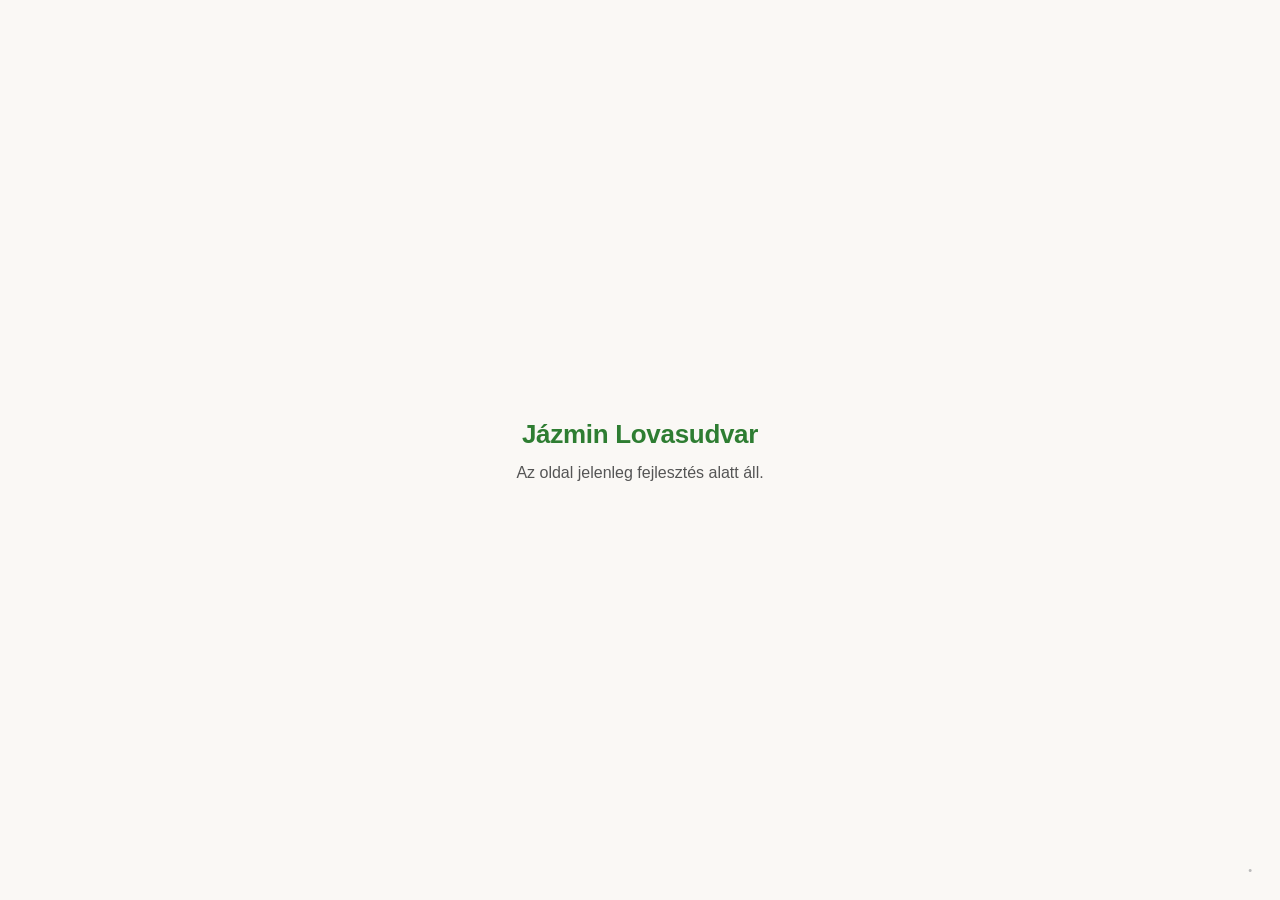
<file: index.html>
<!DOCTYPE html>
<html lang="hu">
<head>
<meta charset="UTF-8">
<meta name="viewport" content="width=device-width, initial-scale=1.0">
<meta name="robots" content="noindex, nofollow">
<title>Jázmin Lovasudvar – Fejlesztés alatt</title>
<style>
* { box-sizing: border-box; margin:0; padding:0; }
html, body {
    height: 100%;
    font-family: 'Segoe UI', Arial, sans-serif;
    background: #faf8f5;
}
.wrap {
    height: 100%;
    display: flex;
    flex-direction: column;
    align-items: center;
    justify-content: center;
    text-align: center;
    padding: 20px;
}
h1 {
    color: #2e7d32;
    font-size: 26px;
    margin-bottom: 14px;
    letter-spacing: -0.3px;
}
p {
    color: #555;
    font-size: 16px;
}
.admin-link {
    position: fixed;
    bottom: 18px;
    right: 18px;
    font-size: 11px;
    color: #bbb;
    text-decoration: none;
    padding: 6px 10px;
    border-radius: 6px;
}
.admin-link:hover {
    color: #888;
}
</style>
</head>
<body>
<div class="wrap">
    <h1>Jázmin Lovasudvar</h1>
    <p>Az oldal jelenleg fejlesztés alatt áll.</p>
</div>
<a class="admin-link" href="/admin.html">•</a>
</body>
</html>
</file>
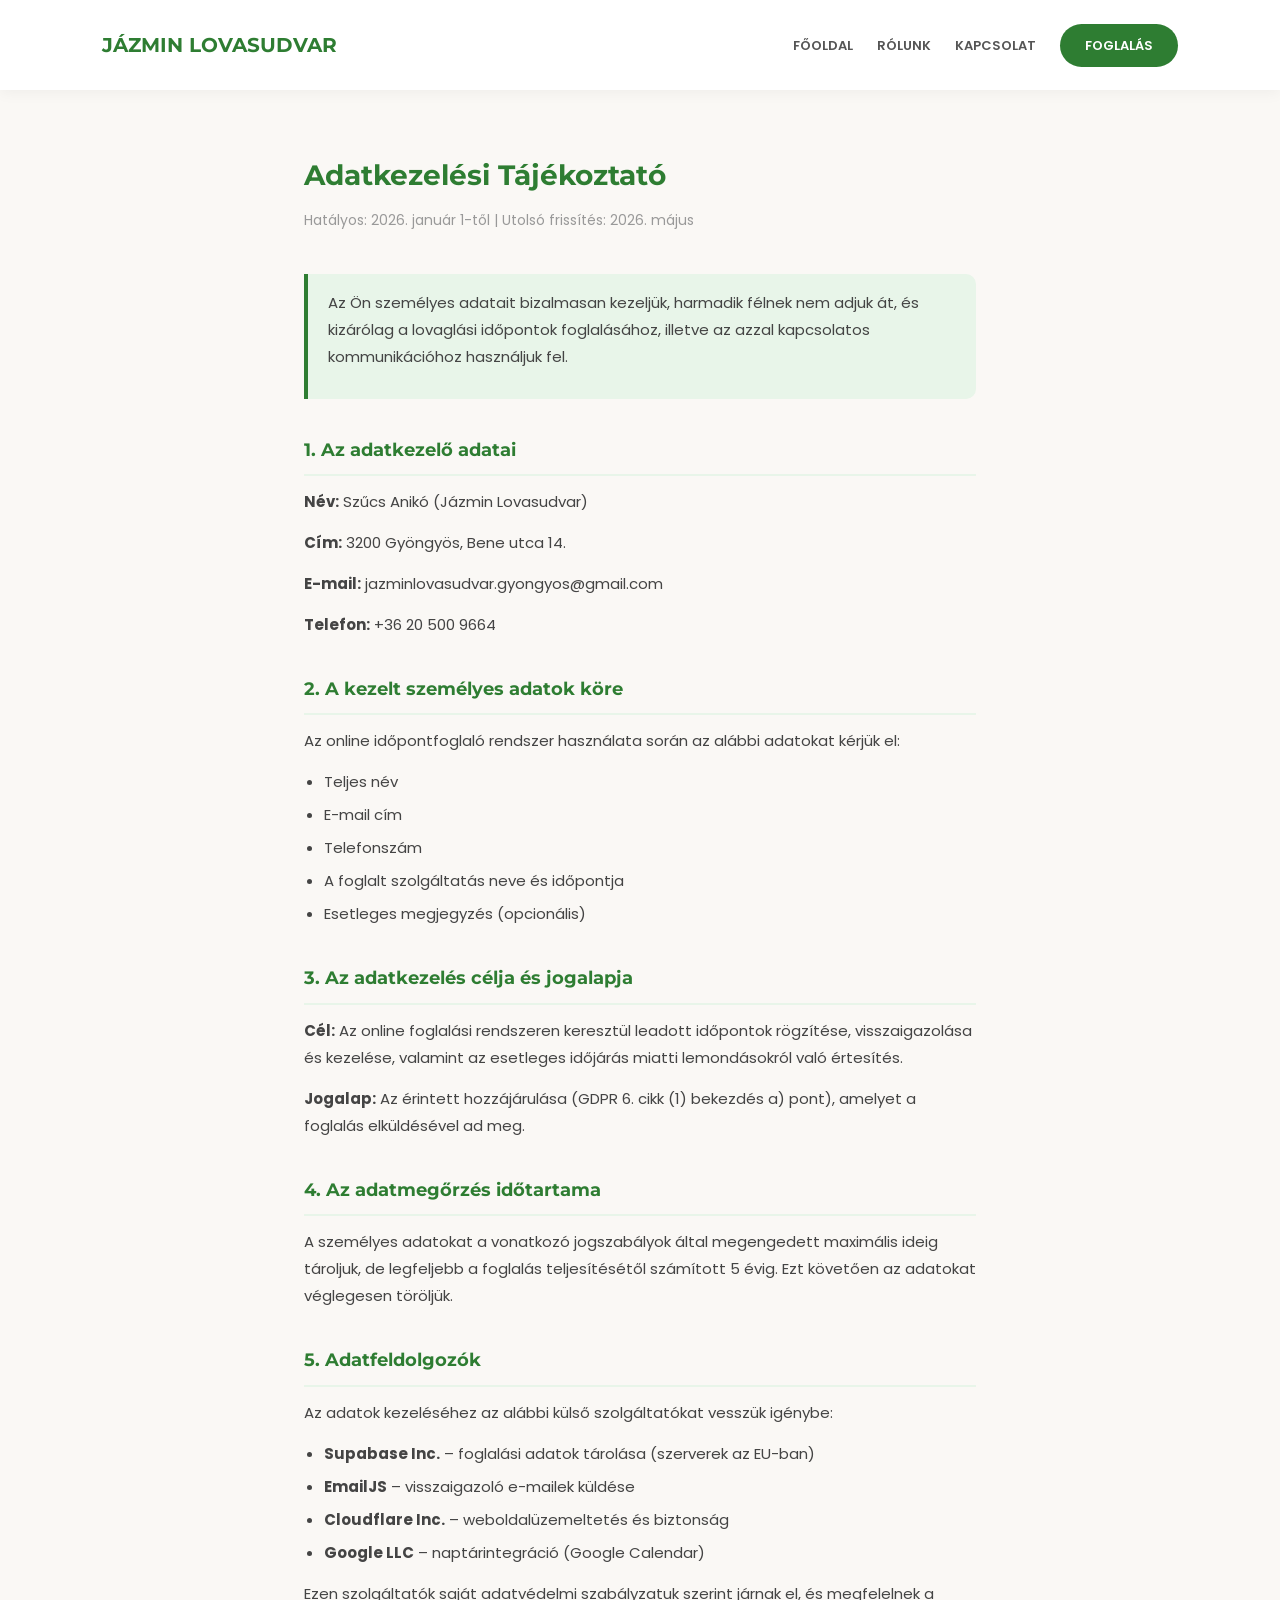
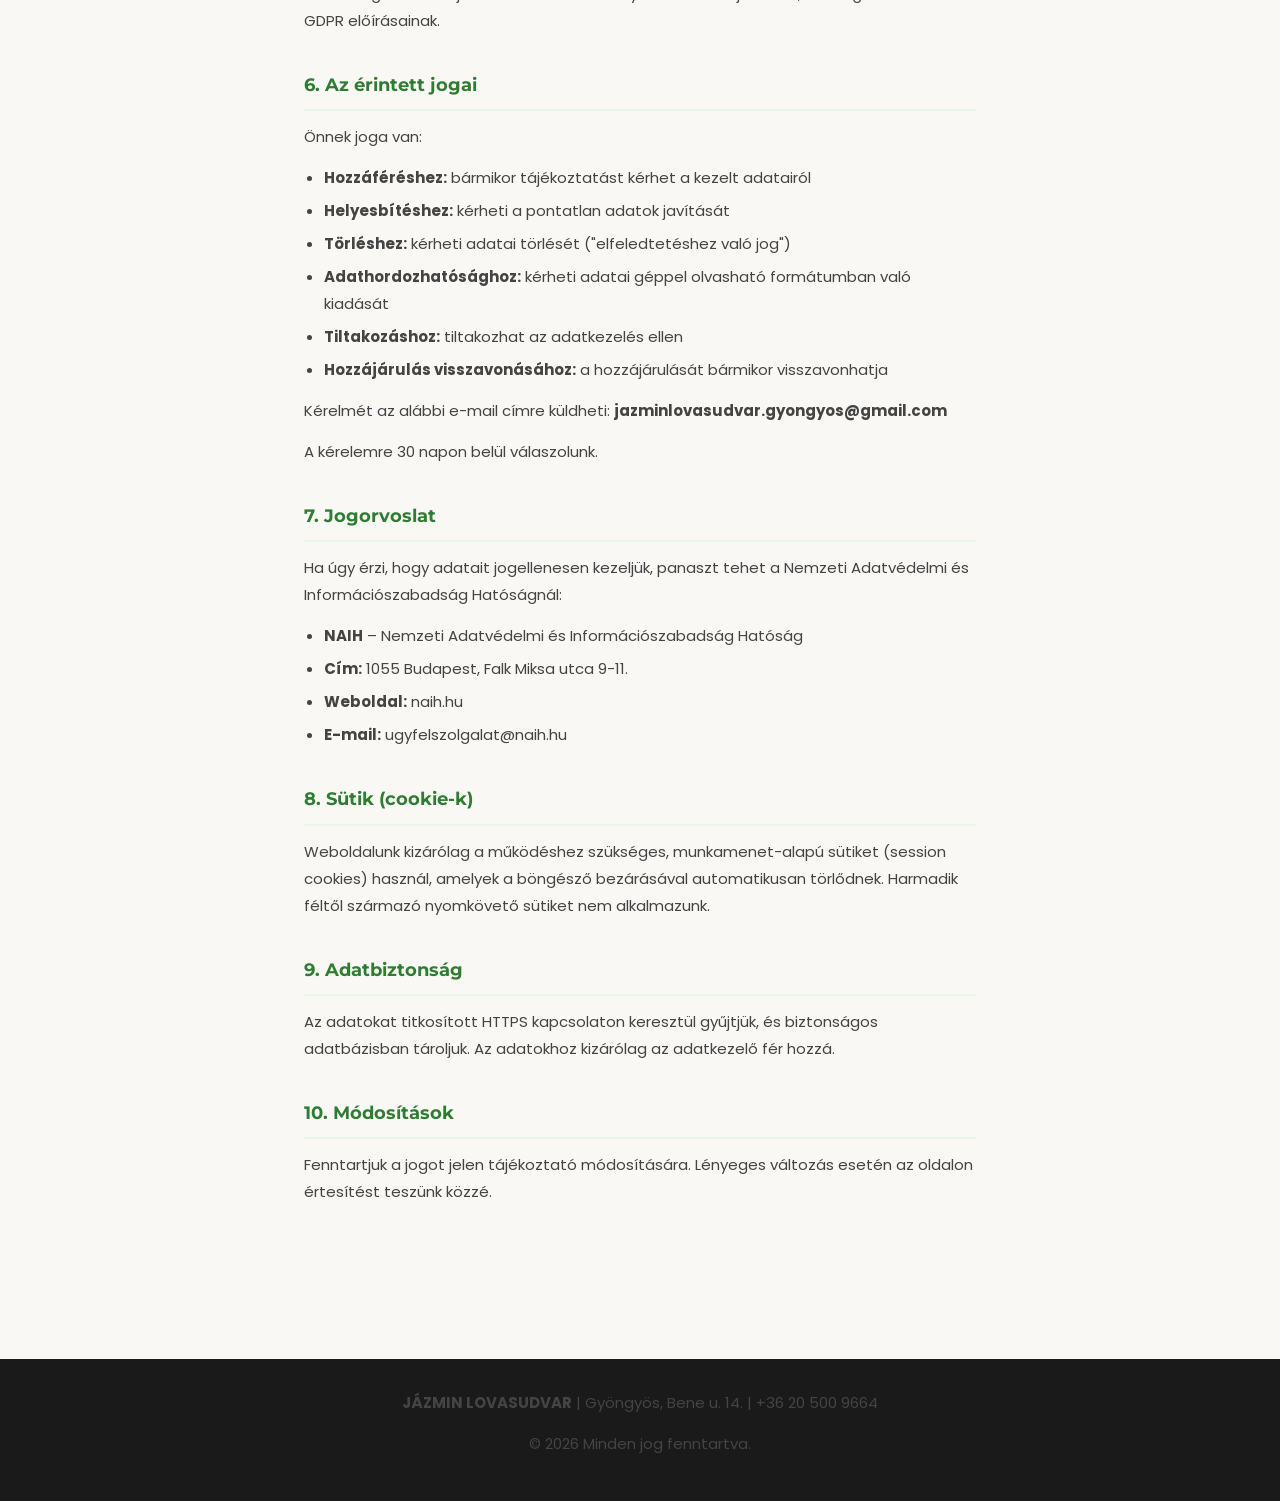
<file: adatkezeles.html>
<!DOCTYPE html>
<html lang="hu">
<head>
    <meta charset="UTF-8">
    <meta name="viewport" content="width=device-width, initial-scale=1.0">
    <title>Adatkezelési Tájékoztató – Jázmin Lovasudvar</title>
    <link rel="icon" type="image/png" sizes="32x32" href="favicon-32.png">
    <link rel="icon" type="image/png" sizes="16x16" href="favicon-16.png">
    <link rel="icon" href="favicon.ico">
    <link rel="apple-touch-icon" sizes="180x180" href="apple-touch-icon.png">
    <meta name="description" content="A Jázmin Lovasudvar adatkezelési tájékoztatója a GDPR rendelet alapján.">
    <link href="https://fonts.googleapis.com/css2?family=Montserrat:wght@400;600;700&family=Poppins:wght@300;400;600&display=swap" rel="stylesheet">
    <style>
        :root { --dark-green: #2e7d32; --bg-cream: #faf8f5; }
        * { box-sizing: border-box; margin: 0; padding: 0; }
        body { font-family: 'Poppins', sans-serif; background: var(--bg-cream); color: #2c3e50; line-height: 1.8; }
        header { background: white; height: 90px; display: flex; justify-content: space-between; align-items: center; padding: 0 8%; box-shadow: 0 2px 15px rgba(0,0,0,0.05); position: sticky; top: 0; z-index: 100; }
        .logo { color: var(--dark-green); font-family: 'Montserrat', sans-serif; font-weight: 700; font-size: 20px; text-decoration: none; text-transform: uppercase; }
        .nav-links a { text-decoration: none; color: #555; font-size: 13px; font-weight: 600; margin-left: 20px; text-transform: uppercase; }
        .btn-foglalas-nav { background: var(--dark-green); color: white !important; padding: 12px 25px; border-radius: 50px; }

        .container { max-width: 800px; margin: 60px auto; padding: 0 5% 80px; }
        h1 { font-family: 'Montserrat', sans-serif; color: var(--dark-green); font-size: 28px; margin-bottom: 8px; }
        .subtitle { color: #999; font-size: 14px; margin-bottom: 40px; }
        h2 { font-family: 'Montserrat', sans-serif; color: var(--dark-green); font-size: 18px; margin: 35px 0 12px; padding-bottom: 8px; border-bottom: 2px solid #e8f5e9; }
        p { margin-bottom: 14px; font-size: 15px; color: #444; }
        ul { margin: 10px 0 14px 20px; }
        li { font-size: 15px; color: #444; margin-bottom: 6px; }
        .highlight { background: #e8f5e9; border-left: 4px solid var(--dark-green); padding: 15px 20px; border-radius: 0 10px 10px 0; margin: 20px 0; }
        footer { background: #1a1a1a; color: #999; padding: 30px 8%; text-align: center; font-size: 14px; }
    </style>
</head>
<body>

<header>
    <a href="index.html" class="logo">JÁZMIN LOVASUDVAR</a>
    <nav class="nav-links">
        <a href="index.html">Főoldal</a>
        <a href="rolunk.html">Rólunk</a>
        <a href="kapcsolat.html">Kapcsolat</a>
        <a href="foglalas.html" class="btn-foglalas-nav">FOGLALÁS</a>
    </nav>
</header>

<div class="container">
    <h1>Adatkezelési Tájékoztató</h1>
    <p class="subtitle">Hatályos: 2026. január 1-től | Utolsó frissítés: 2026. május</p>

    <div class="highlight">
        <p>Az Ön személyes adatait bizalmasan kezeljük, harmadik félnek nem adjuk át, és kizárólag a lovaglási időpontok foglalásához, illetve az azzal kapcsolatos kommunikációhoz használjuk fel.</p>
    </div>

    <h2>1. Az adatkezelő adatai</h2>
    <p><strong>Név:</strong> Szűcs Anikó (Jázmin Lovasudvar)</p>
    <p><strong>Cím:</strong> 3200 Gyöngyös, Bene utca 14.</p>
    <p><strong>E-mail:</strong> jazminlovasudvar.gyongyos@gmail.com</p>
    <p><strong>Telefon:</strong> +36 20 500 9664</p>

    <h2>2. A kezelt személyes adatok köre</h2>
    <p>Az online időpontfoglaló rendszer használata során az alábbi adatokat kérjük el:</p>
    <ul>
        <li>Teljes név</li>
        <li>E-mail cím</li>
        <li>Telefonszám</li>
        <li>A foglalt szolgáltatás neve és időpontja</li>
        <li>Esetleges megjegyzés (opcionális)</li>
    </ul>

    <h2>3. Az adatkezelés célja és jogalapja</h2>
    <p><strong>Cél:</strong> Az online foglalási rendszeren keresztül leadott időpontok rögzítése, visszaigazolása és kezelése, valamint az esetleges időjárás miatti lemondásokról való értesítés.</p>
    <p><strong>Jogalap:</strong> Az érintett hozzájárulása (GDPR 6. cikk (1) bekezdés a) pont), amelyet a foglalás elküldésével ad meg.</p>

    <h2>4. Az adatmegőrzés időtartama</h2>
    <p>A személyes adatokat a vonatkozó jogszabályok által megengedett maximális ideig tároljuk, de legfeljebb a foglalás teljesítésétől számított 5 évig. Ezt követően az adatokat véglegesen töröljük.</p>

    <h2>5. Adatfeldolgozók</h2>
    <p>Az adatok kezeléséhez az alábbi külső szolgáltatókat vesszük igénybe:</p>
    <ul>
        <li><strong>Supabase Inc.</strong> – foglalási adatok tárolása (szerverek az EU-ban)</li>
        <li><strong>EmailJS</strong> – visszaigazoló e-mailek küldése</li>
        <li><strong>Cloudflare Inc.</strong> – weboldalüzemeltetés és biztonság</li>
        <li><strong>Google LLC</strong> – naptárintegráció (Google Calendar)</li>
    </ul>
    <p>Ezen szolgáltatók saját adatvédelmi szabályzatuk szerint járnak el, és megfelelnek a GDPR előírásainak.</p>

    <h2>6. Az érintett jogai</h2>
    <p>Önnek joga van:</p>
    <ul>
        <li><strong>Hozzáféréshez:</strong> bármikor tájékoztatást kérhet a kezelt adatairól</li>
        <li><strong>Helyesbítéshez:</strong> kérheti a pontatlan adatok javítását</li>
        <li><strong>Törléshez:</strong> kérheti adatai törlését ("elfeledtetéshez való jog")</li>
        <li><strong>Adathordozhatósághoz:</strong> kérheti adatai géppel olvasható formátumban való kiadását</li>
        <li><strong>Tiltakozáshoz:</strong> tiltakozhat az adatkezelés ellen</li>
        <li><strong>Hozzájárulás visszavonásához:</strong> a hozzájárulását bármikor visszavonhatja</li>
    </ul>
    <p>Kérelmét az alábbi e-mail címre küldheti: <strong>jazminlovasudvar.gyongyos@gmail.com</strong></p>
    <p>A kérelemre 30 napon belül válaszolunk.</p>

    <h2>7. Jogorvoslat</h2>
    <p>Ha úgy érzi, hogy adatait jogellenesen kezeljük, panaszt tehet a Nemzeti Adatvédelmi és Információszabadság Hatóságnál:</p>
    <ul>
        <li><strong>NAIH</strong> – Nemzeti Adatvédelmi és Információszabadság Hatóság</li>
        <li><strong>Cím:</strong> 1055 Budapest, Falk Miksa utca 9-11.</li>
        <li><strong>Weboldal:</strong> naih.hu</li>
        <li><strong>E-mail:</strong> ugyfelszolgalat@naih.hu</li>
    </ul>

    <h2>8. Sütik (cookie-k)</h2>
    <p>Weboldalunk kizárólag a működéshez szükséges, munkamenet-alapú sütiket (session cookies) használ, amelyek a böngésző bezárásával automatikusan törlődnek. Harmadik féltől származó nyomkövető sütiket nem alkalmazunk.</p>

    <h2>9. Adatbiztonság</h2>
    <p>Az adatokat titkosított HTTPS kapcsolaton keresztül gyűjtjük, és biztonságos adatbázisban tároljuk. Az adatokhoz kizárólag az adatkezelő fér hozzá.</p>

    <h2>10. Módosítások</h2>
    <p>Fenntartjuk a jogot jelen tájékoztató módosítására. Lényeges változás esetén az oldalon értesítést teszünk közzé.</p>
</div>

<footer>
    <p><strong>JÁZMIN LOVASUDVAR</strong> | Gyöngyös, Bene u. 14. | +36 20 500 9664</p>
    <p style="margin-top:8px;">© 2026 Minden jog fenntartva.</p>
</footer>

</body>
</html>
</file>
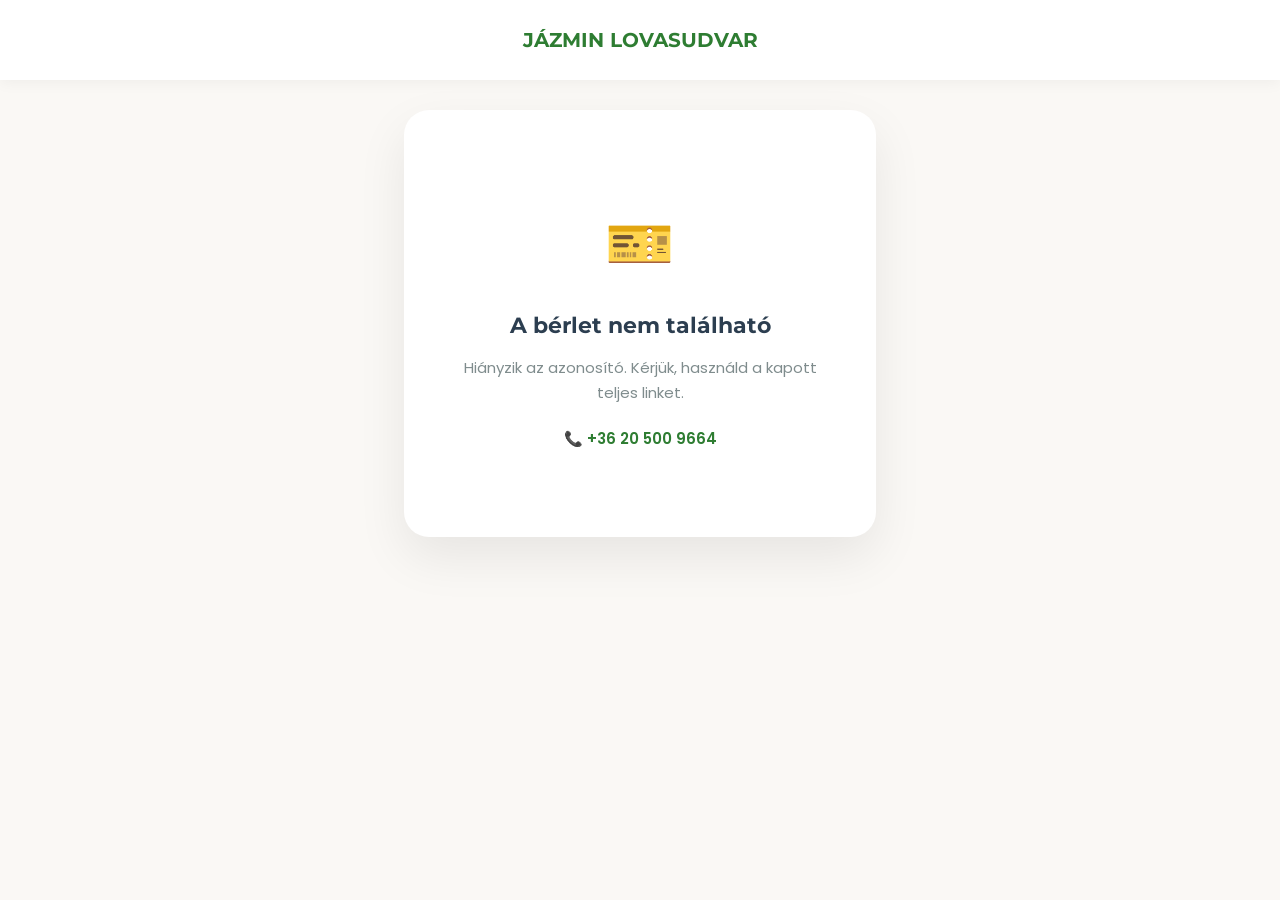
<file: berlet.html>
<!DOCTYPE html>
<html lang="hu">
<head>
    <meta charset="UTF-8">
    <meta name="viewport" content="width=device-width, initial-scale=1.0">
    <title>Bérletem – Jázmin Lovasudvar</title>
    <meta name="robots" content="noindex, nofollow">
    <link href="https://fonts.googleapis.com/css2?family=Montserrat:wght@400;600;700&family=Poppins:wght@300;400;600&display=swap" rel="stylesheet">
    <link rel="icon" type="image/png" sizes="32x32" href="favicon-32.png">
    <link rel="icon" type="image/png" sizes="16x16" href="favicon-16.png">
    <link rel="icon" href="favicon.ico">
    <link rel="apple-touch-icon" sizes="180x180" href="apple-touch-icon.png">
    <style>
        :root {
            --dark-green: #2e7d32;
            --dark-green-hover: #1b5e20;
            --accent-gold: #b08d57;
            --bg-cream: #faf8f5;
            --white: #ffffff;
            --text-dark: #2c3e50;
            --muted: #7f8c8d;
            --border: #e0e0e0;
            --green-light: #e8f5e9;
            --red: #c0392b;
        }
        * { box-sizing: border-box; margin: 0; padding: 0; }
        body { font-family: 'Poppins', sans-serif; background: var(--bg-cream); color: var(--text-dark); line-height: 1.7; }

        header { background: var(--white); height: 80px; display: flex; justify-content: center; align-items: center; box-shadow: 0 2px 15px rgba(0,0,0,0.05); }
        .logo { color: var(--dark-green); font-family: 'Montserrat', sans-serif; font-weight: 700; font-size: 20px; text-decoration: none; text-transform: uppercase; }

        .container { max-width: 600px; margin: 30px auto 60px; padding: 0 5%; }
        .card { background: white; padding: 36px; border-radius: 25px; box-shadow: 0 20px 50px rgba(0,0,0,0.08); }

        .loading-state, .error-state { text-align: center; padding: 50px 20px; }
        .error-state .icon { font-size: 56px; margin-bottom: 16px; }
        .error-state h2 { font-family: 'Montserrat', sans-serif; color: var(--text-dark); margin-bottom: 10px; font-size: 22px; }
        .error-state p { color: var(--muted); font-size: 15px; }
        .error-state .phone { margin-top: 20px; font-weight: 600; color: var(--dark-green); }

        /* Bérlet fejléc */
        .pass-head { text-align: center; padding-bottom: 20px; border-bottom: 2px dashed var(--border); margin-bottom: 22px; }
        .pass-eyebrow { font-size: 12px; font-weight: 700; letter-spacing: 1.5px; text-transform: uppercase; color: var(--accent-gold); margin-bottom: 8px; }
        .pass-name { font-family: 'Montserrat', sans-serif; font-size: 28px; font-weight: 700; color: var(--dark-green); }
        .pass-type { font-size: 14px; color: var(--muted); margin-top: 4px; }

        /* Nagy hátralévő szám */
        .remaining-hero { text-align: center; margin: 24px 0; }
        .remaining-hero .big { font-family: 'Montserrat', sans-serif; font-size: 64px; font-weight: 700; color: var(--dark-green); line-height: 1; }
        .remaining-hero .label { font-size: 14px; color: var(--muted); margin-top: 6px; }
        .remaining-hero.empty .big { color: var(--accent-gold); }

        /* Patkó-rács */
        .hoof-grid { display: grid; grid-template-columns: repeat(4, 1fr); gap: 10px; margin: 24px 0; }
        .hoof {
            aspect-ratio: 1; border: 2px solid var(--border); border-radius: 14px;
            display: flex; flex-direction: column; align-items: center; justify-content: center;
            font-size: 13px; color: #ccc; background: #fafafa;
        }
        .hoof.used { background: var(--green-light); border-color: var(--dark-green); color: var(--dark-green); }
        .hoof.gift { border-style: dashed; border-color: var(--accent-gold); color: var(--accent-gold); }
        .hoof.gift.used { background: #fdf6ec; border-color: var(--accent-gold); color: var(--accent-gold); }
        .hoof .num { font-weight: 700; font-size: 16px; }
        .hoof .date { font-size: 10px; margin-top: 3px; }
        .hoof .check { font-size: 18px; }

        .info-rows { background: var(--green-light); border-radius: 16px; padding: 18px 20px; margin-top: 10px; }
        .info-rows .r { display: flex; justify-content: space-between; padding: 6px 0; font-size: 14px; }
        .info-rows .r .k { color: var(--muted); font-weight: 600; }
        .info-rows .r .v { font-weight: 700; }
        .info-rows .r .v.expired { color: var(--red); }

        .legend { display: flex; gap: 18px; justify-content: center; margin-top: 18px; font-size: 12px; color: var(--muted); flex-wrap: wrap; }
        .legend span { display: inline-flex; align-items: center; gap: 6px; }
        .legend .dot { width: 14px; height: 14px; border-radius: 4px; display: inline-block; }
        .legend .dot.used { background: var(--green-light); border: 2px solid var(--dark-green); }
        .legend .dot.free { background: #fafafa; border: 2px solid var(--border); }
        .legend .dot.gift { background: #fdf6ec; border: 2px dashed var(--accent-gold); }

        .expired-banner { background: #fff5f5; border: 1.5px dashed var(--red); color: var(--red); padding: 14px; border-radius: 12px; text-align: center; font-size: 14px; margin-top: 18px; }
        .footer-hint { text-align: center; font-size: 13px; color: var(--muted); margin-top: 22px; line-height: 1.6; }
        .footer-hint strong { color: var(--dark-green); }

        @media (max-width: 480px) {
            .card { padding: 26px 20px; }
            .remaining-hero .big { font-size: 52px; }
            .hoof-grid { grid-template-columns: repeat(3, 1fr); }
        }
    </style>
</head>
<body>

<header>
    <a href="index.html" class="logo">JÁZMIN LOVASUDVAR</a>
</header>

<main class="container">
    <div class="card">
        <div id="loadingState" class="loading-state">⏳ Bérlet betöltése...</div>

        <div id="errorState" class="error-state" style="display:none;">
            <div class="icon">🎫</div>
            <h2>A bérlet nem található</h2>
            <p id="errorText">Ez a hivatkozás érvénytelen. Kérjük, ellenőrizd a linket, vagy keress minket telefonon.</p>
            <p class="phone">📞 +36 20 500 9664</p>
        </div>

        <div id="passState" style="display:none;">
            <!-- JS tölti -->
        </div>
    </div>

    <p class="footer-hint" id="footerHint" style="display:none;">
        Ezt az oldalt bármikor megnyithatod ezzel a linkkel.<br>
        Kérdésed van? Hívj minket: <strong>+36 20 500 9664</strong>
    </p>
</main>

<script>
    const SUPABASE_URL = "https://ktzlczqhqnuluyuedhot.supabase.co";
    const SUPABASE_KEY = "eyJhbGciOiJIUzI1NiIsInR5cCI6IkpXVCJ9.eyJpc3MiOiJzdXBhYmFzZSIsInJlZiI6Imt0emxjenFocW51bHV5dWVkaG90Iiwicm9sZSI6ImFub24iLCJpYXQiOjE3Nzg1MjgxMjEsImV4cCI6MjA5NDEwNDEyMX0.yfNCvcMbSIWcrmyInCQo-1LX7Z4w5kT5drNxe6kfBSk";

    function showError(msg) {
        document.getElementById('loadingState').style.display = 'none';
        document.getElementById('passState').style.display = 'none';
        document.getElementById('errorState').style.display = 'block';
        if (msg) document.getElementById('errorText').textContent = msg;
    }

    function formatDateHu(dateStr) {
        if (!dateStr) return '—';
        const months = ["január","február","március","április","május","június","július","augusztus","szeptember","október","november","december"];
        const p = dateStr.split('-');
        return p[0] + '. ' + months[parseInt(p[1],10)-1] + ' ' + parseInt(p[2],10) + '.';
    }

    function formatDateShort(dateStr) {
        if (!dateStr) return '';
        const p = dateStr.split('-');
        return parseInt(p[1],10) + '.' + parseInt(p[2],10) + '.';
    }

    function esc(s) {
        return String(s == null ? '' : s).replace(/&/g,'&amp;').replace(/</g,'&lt;').replace(/>/g,'&gt;');
    }

    async function loadPass() {
        const params = new URLSearchParams(window.location.search);
        const token = params.get('token');

        if (!token) {
            showError('Hiányzik az azonosító. Kérjük, használd a kapott teljes linket.');
            return;
        }

        try {
            // A biztonságos RPC függvény hívása – csak ez az egy bérlet jön vissza,
            // telefonszám és szülő-név NÉLKÜL (azokat a függvény nem adja ki).
            const resp = await fetch(SUPABASE_URL + '/rest/v1/rpc/get_pass_by_token', {
                method: 'POST',
                headers: {
                    'apikey': SUPABASE_KEY,
                    'Authorization': 'Bearer ' + SUPABASE_KEY,
                    'Content-Type': 'application/json'
                },
                body: JSON.stringify({ pass_token: token })
            });

            if (!resp.ok) {
                showError('Nem sikerült betölteni a bérletet. Kérjük, próbáld újra később.');
                return;
            }

            const pass = await resp.json();
            if (!pass) {
                showError('Ehhez a hivatkozáshoz nem találtunk bérletet.');
                return;
            }

            renderPass(pass);
        } catch (err) {
            console.error('Betöltési hiba:', err);
            showError('Hálózati hiba történt. Kérjük, ellenőrizd az internetkapcsolatot.');
        }
    }

    function renderPass(pass) {
        const total = pass.total_sessions;
        const used = pass.used_sessions;
        const remaining = total - used;
        const sessions = pass.sessions || [];

        const sessionByNum = {};
        sessions.forEach(s => { sessionByNum[s.session_number] = s; });

        const today = new Date().toISOString().split('T')[0];
        const isExpired = pass.expiry_date < today && pass.status !== 'elfogyott';
        const isEmpty = remaining <= 0;

        // Patkó-rács
        let hoofGrid = '<div class="hoof-grid">';
        for (let n = 1; n <= total; n++) {
            const isGift = n === total;
            const isUsed = n <= used;
            const s = sessionByNum[n];
            const cls = 'hoof' + (isUsed ? ' used' : '') + (isGift ? ' gift' : '');
            const label = isGift ? '+1🎁' : n;
            let inner = `<span class="num">${label}</span>`;
            if (isUsed && s) {
                inner += `<span class="date">${formatDateShort(s.session_date)}</span>`;
            } else if (isUsed) {
                inner += `<span class="check">✓</span>`;
            }
            hoofGrid += `<div class="${cls}">${inner}</div>`;
        }
        hoofGrid += '</div>';

        const heroLabel = isEmpty ? 'A bérlet elfogyott' : (remaining === 1 ? 'alkalom van még' : 'alkalom van még');

        document.getElementById('passState').innerHTML = `
            <div class="pass-head">
                <div class="pass-eyebrow">Bérlet</div>
                <div class="pass-name">${esc(pass.child_name)}</div>
                <div class="pass-type">10+1 alkalmas oktatás</div>
            </div>

            <div class="remaining-hero ${isEmpty ? 'empty' : ''}">
                <div class="big">${isEmpty ? '🎉' : remaining}</div>
                <div class="label">${heroLabel}</div>
            </div>

            ${hoofGrid}

            <div class="legend">
                <span><span class="dot used"></span> Felhasznált</span>
                <span><span class="dot free"></span> Szabad</span>
                <span><span class="dot gift"></span> Ajándék</span>
            </div>

            <div class="info-rows">
                <div class="r"><span class="k">Kiállítva</span><span class="v">${formatDateHu(pass.issue_date)}</span></div>
                <div class="r"><span class="k">Érvényes eddig</span><span class="v ${isExpired ? 'expired' : ''}">${formatDateHu(pass.expiry_date)}</span></div>
                <div class="r"><span class="k">Felhasznált</span><span class="v">${used} / ${total} alkalom</span></div>
            </div>

            ${isExpired ? '<div class="expired-banner">⏳ Ez a bérlet lejárt. Kérjük, egyeztess velünk telefonon a hátralévő alkalmakról.</div>' : ''}
        `;

        document.getElementById('loadingState').style.display = 'none';
        document.getElementById('passState').style.display = 'block';
        document.getElementById('footerHint').style.display = 'block';
    }

    loadPass();
</script>

</body>
</html>
</file>
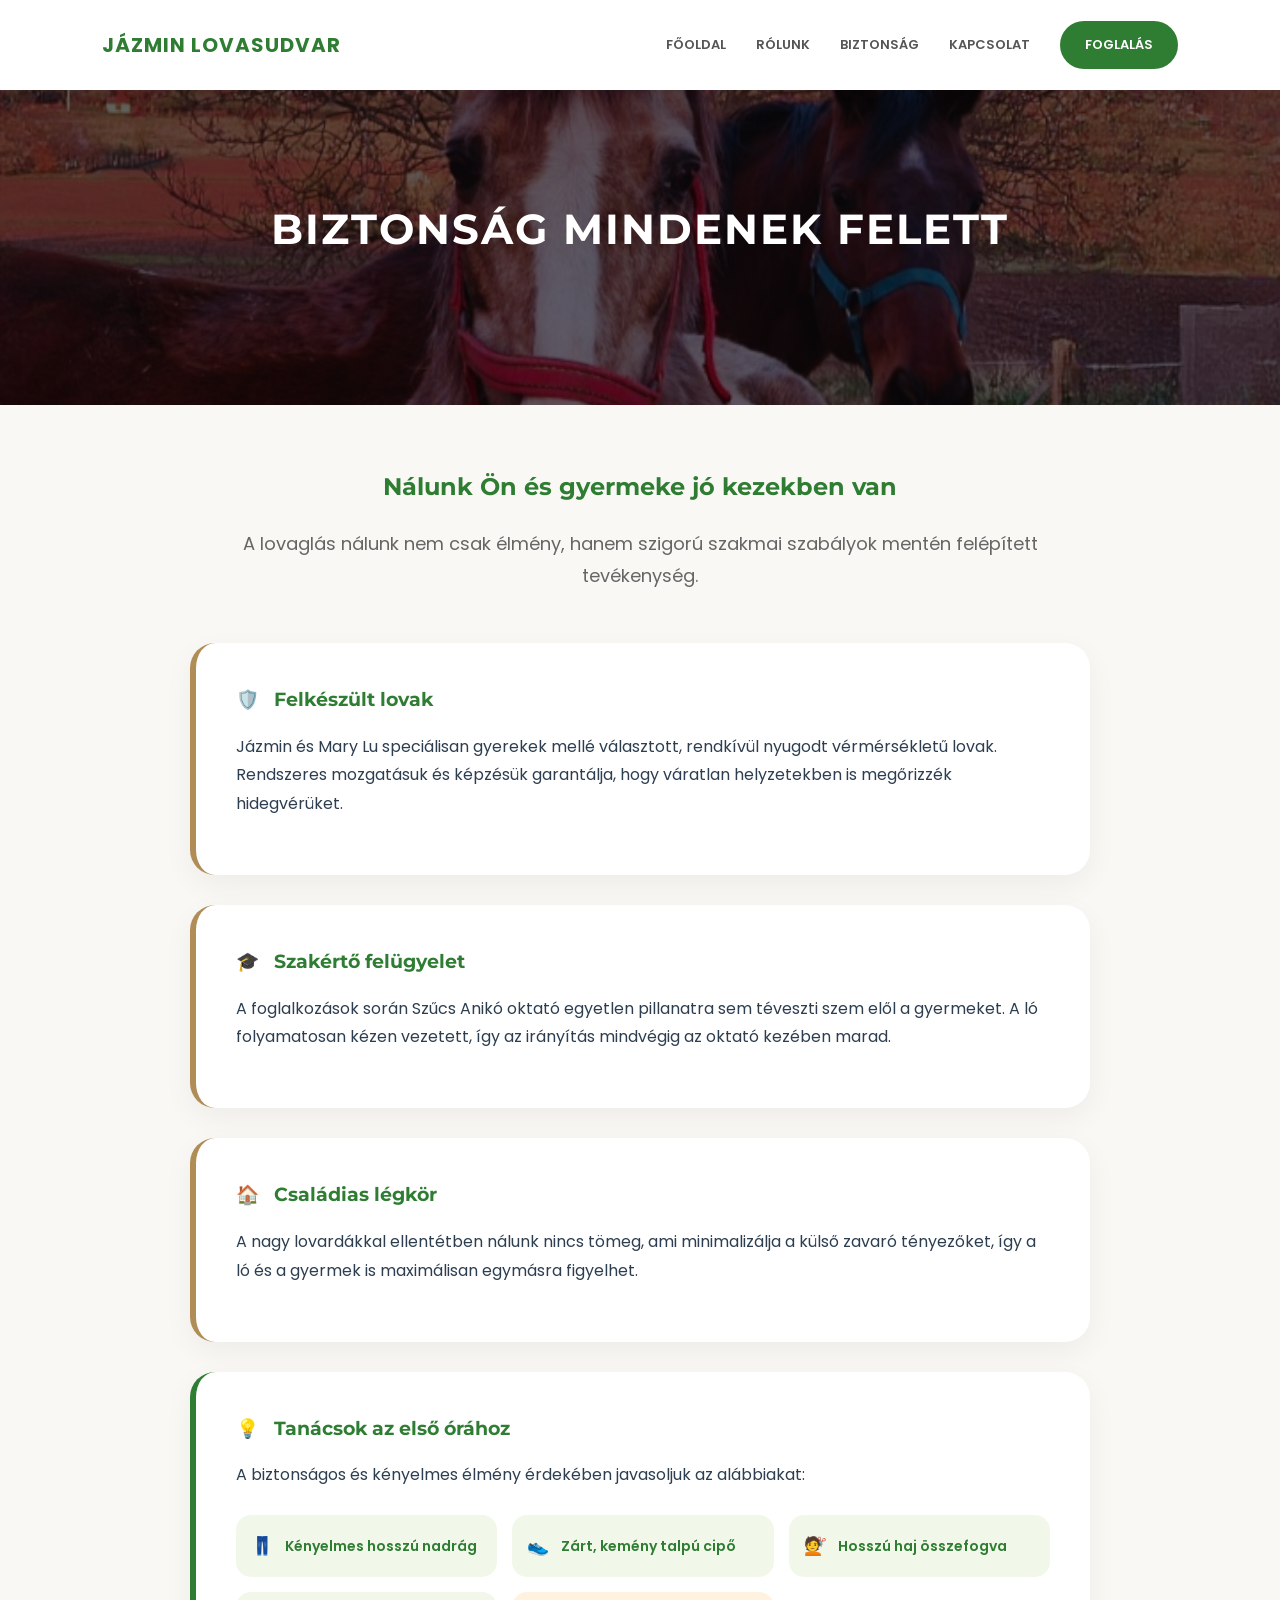
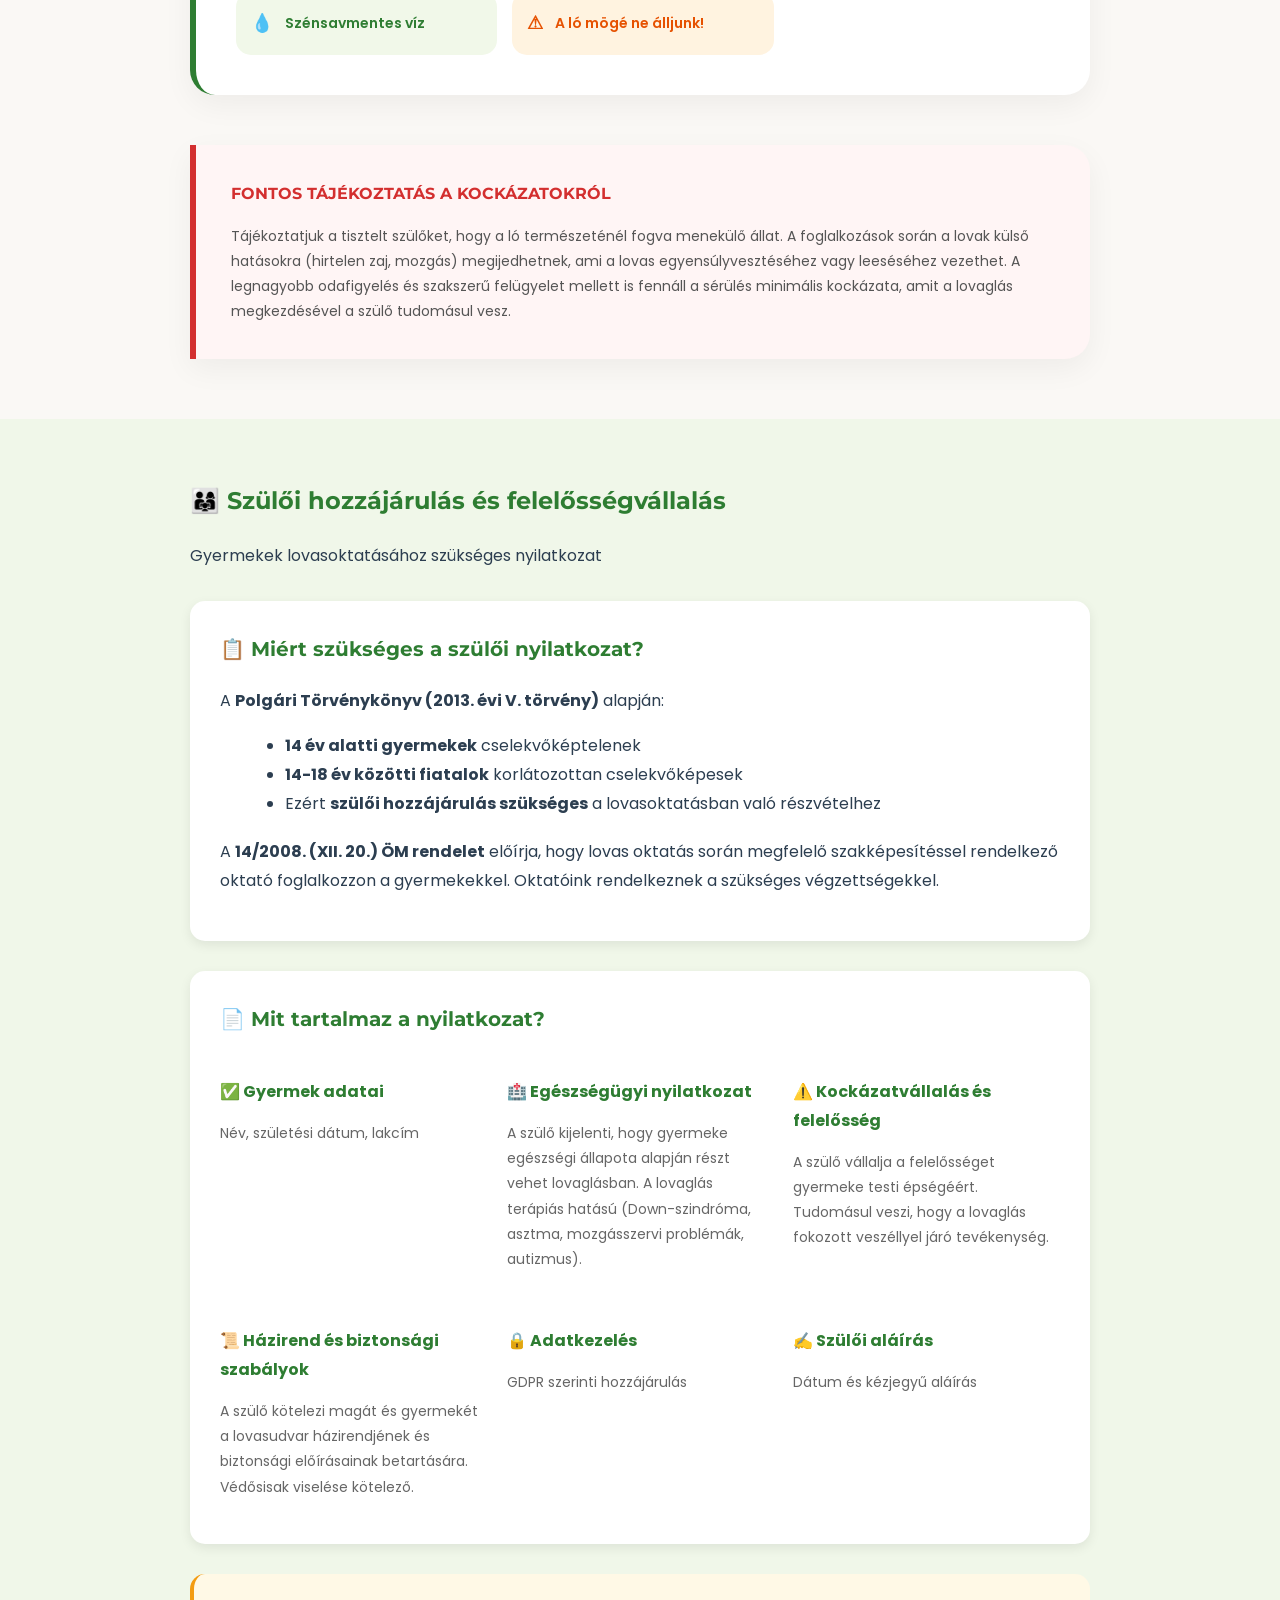
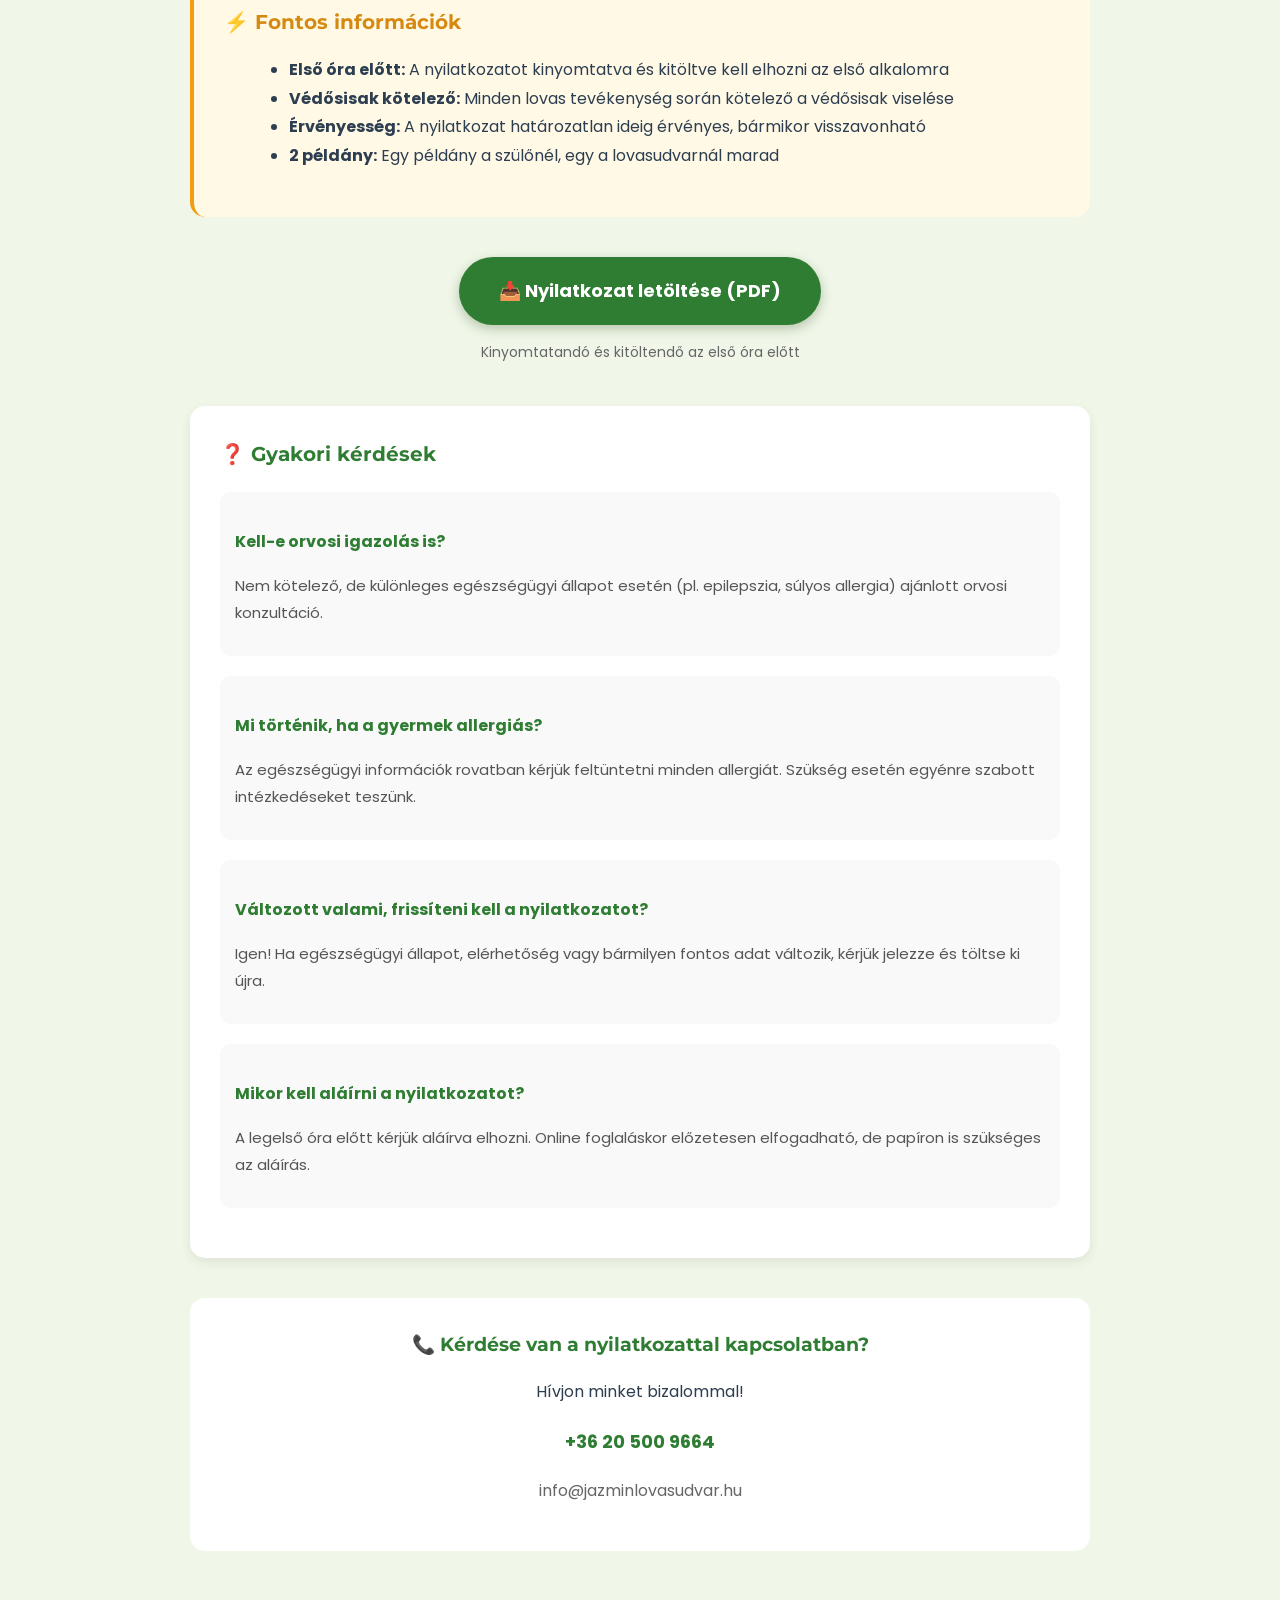
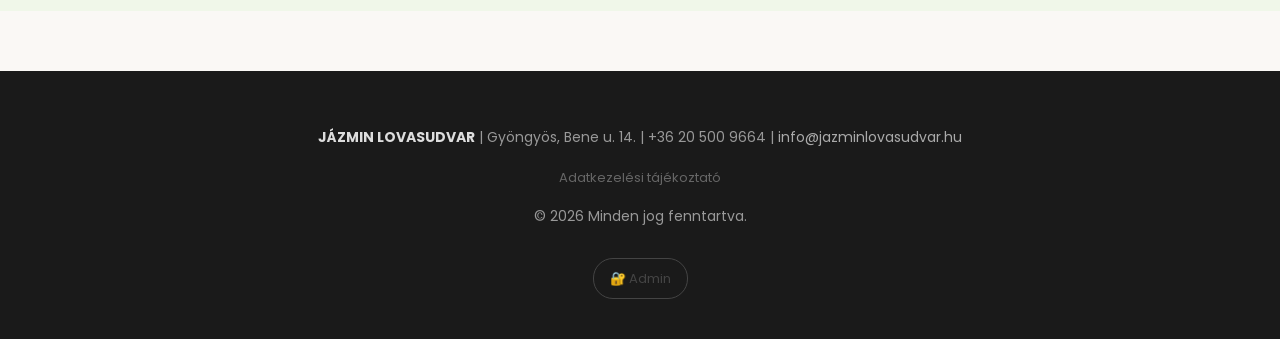
<file: biztonsag.html>
<!DOCTYPE html>
<html lang="hu">
<head>
    <meta charset="UTF-8">
    <meta name="viewport" content="width=device-width, initial-scale=1.0">
    <title>Biztonság - Jázmin Lovasudvar</title>
    <link href="https://fonts.googleapis.com/css2?family=Montserrat:wght@400;600;700&family=Poppins:wght@300;400;600&display=swap" rel="stylesheet">
    <link rel="icon" type="image/png" sizes="32x32" href="favicon-32.png">
    <link rel="icon" type="image/png" sizes="16x16" href="favicon-16.png">
    <link rel="icon" href="favicon.ico">
    <link rel="apple-touch-icon" sizes="180x180" href="apple-touch-icon.png">
    
    <style>
        :root { 
            --dark-green: #2e7d32; 
            --accent-gold: #b08d57; 
            --bg-cream: #faf8f5; 
            --white: #ffffff; 
            --text-dark: #2c3e50;
            --danger-red: #d32f2f;
            --shadow: 0 10px 30px rgba(0,0,0,0.05);
        }

        body { margin: 0; padding: 0; font-family: 'Poppins', sans-serif; background-color: var(--bg-cream); color: var(--text-dark); line-height: 1.8; overflow-x: hidden; }
        h1, h2, h3 { font-family: 'Montserrat', sans-serif; font-weight: 700; color: var(--dark-green); margin-top: 0; }

        header { 
            background-color: var(--white); height: 90px; 
            display: flex; justify-content: space-between; align-items: center; 
            padding: 0 8%; box-shadow: 0 2px 15px rgba(0,0,0,0.05); 
            position: sticky; top: 0; z-index: 1000; 
        }

        .logo { color: var(--dark-green); font-weight: 700; font-size: 20px; text-decoration: none; letter-spacing: 1px; }
        .nav-links { display: flex; align-items: center; gap: 30px; }
        .nav-links a { text-decoration: none; color: #555; font-size: 13px; font-weight: 600; text-transform: uppercase; transition: 0.3s; }
        .nav-links a:hover { color: var(--dark-green); }
        .btn-foglalas-nav { background-color: var(--dark-green); color: white !important; padding: 12px 25px; border-radius: 50px; }

        .hamburger { display: none; cursor: pointer; flex-direction: column; gap: 5px; border: none; background: none; padding: 10px; }
        .hamburger span { width: 30px; height: 3px; background-color: var(--dark-green); border-radius: 2px; }

        .page-header { 
            background: linear-gradient(rgba(0,0,0,0.6), rgba(0,0,0,0.6)), url('hero.jpg'); 
            background-size: cover; background-position: center; 
            height: 35vh; display: flex; justify-content: center; align-items: center; 
            color: white; text-align: center; 
        }
        .page-header h1 { color: white; font-size: clamp(28px, 4vw, 42px); text-transform: uppercase; letter-spacing: 2px; }

        .container { max-width: 900px; margin: 0 auto; padding: 60px 5%; }
        .section-intro { text-align: center; margin-bottom: 50px; }
        .section-intro p { font-size: 18px; color: #666; }

        .safety-card {
            background: white;
            padding: 40px;
            border-radius: 25px;
            box-shadow: var(--shadow);
            margin-bottom: 30px;
            border-left: 6px solid var(--accent-gold);
            transition: transform 0.3s ease;
        }
        .safety-card:hover { transform: translateY(-5px); }
        .safety-card h3 { display: flex; align-items: center; gap: 15px; margin-bottom: 15px; }

        .tips-grid { 
            display: grid; 
            grid-template-columns: repeat(auto-fit, minmax(200px, 1fr)); 
            gap: 15px; 
            margin-top: 25px;
        }
        .tip-item { 
            background: #f1f8e9; 
            padding: 15px; 
            border-radius: 15px; 
            font-size: 14px; 
            font-weight: 600;
            display: flex; 
            align-items: center; 
            gap: 12px;
            color: var(--dark-green);
        }
        .tip-item span { font-size: 18px; }

        .risk-notice {
            border-left: 6px solid var(--danger-red);
            background: #fff5f5;
            padding: 35px;
            margin-top: 50px;
            border-radius: 0 25px 25px 0;
            box-shadow: var(--shadow);
        }
        .risk-notice h3 { color: var(--danger-red); font-size: 16px; text-transform: uppercase; margin-bottom: 15px; }
        .risk-notice p { font-size: 14px; margin: 0; color: #555; }

        .sticky-booking-btn {
            display: none; 
            position: fixed;
            bottom: 30px;
            right: 30px;
            background-color: var(--dark-green);
            color: white;
            padding: 12px 25px;
            border-radius: 50px;
            text-decoration: none;
            font-family: 'Montserrat', sans-serif;
            font-weight: 700;
            font-size: 14px;
            letter-spacing: 1px;
            box-shadow: 0 10px 25px rgba(0,0,0,0.2);
            z-index: 2000;
            align-items: center;
            gap: 10px;
            transition: all 0.3s cubic-bezier(0.175, 0.885, 0.32, 1.275);
        }

        .horse-icon { font-size: 24px; line-height: 1; }

                footer { background: #1a1a1a; color: #999; padding: 40px 8%; text-align: center; margin-top: 60px; font-size: 14px; width: 100%; box-sizing: border-box; }
        footer strong { color: #ddd; }

        @media (max-width: 950px) {
            .hamburger { display: flex; }
            .nav-links { 
                display: none; position: absolute; top: 90px; left: 0; 
                width: 100%; background: white; flex-direction: column; 
                padding: 30px 0; box-shadow: 0 10px 15px rgba(0,0,0,0.1); 
            }
            .nav-links.active { display: flex; }
        }

        @media (max-width: 600px) {
            .sticky-booking-btn {
                display: flex; 
                bottom: 20px;
                right: 20px;
                padding: 10px 20px;
                font-size: 12px;
            }
            .horse-icon { font-size: 20px; }
        }

        @keyframes horseJump {
            from { transform: translateY(0); }
            to { transform: translateY(-3px); }
        }
        .sticky-booking-btn:hover .horse-icon { animation: horseJump 0.5s infinite alternate; }
    </style>
</head>
<body>

<header>
    <a href="index.html" class="logo">JÁZMIN LOVASUDVAR</a>
    <button class="hamburger" onclick="toggleMenu()" aria-label="Menü">
        <span></span><span></span><span></span>
    </button>
    <nav class="nav-links" id="navLinks">
        <a href="index.html">Főoldal</a>
        <a href="rolunk.html">Rólunk</a>
        <a href="biztonsag.html">Biztonság</a>
        <a href="kapcsolat.html">Kapcsolat</a>
        <a href="foglalas.html" class="btn-foglalas-nav">FOGLALÁS</a>
    </nav>
</header>

<section class="page-header">
    <h1>Biztonság mindenek felett</h1>
</section>

<main class="container">
    <div class="section-intro">
        <h2>Nálunk Ön és gyermeke jó kezekben van</h2>
        <p>A lovaglás nálunk nem csak élmény, hanem szigorú szakmai szabályok mentén felépített tevékenység.</p>
    </div>

    <div class="safety-card">
        <h3><span>🛡️</span> Felkészült lovak</h3>
        <p>Jázmin és Mary Lu speciálisan gyerekek mellé választott, rendkívül nyugodt vérmérsékletű lovak. Rendszeres mozgatásuk és képzésük garantálja, hogy váratlan helyzetekben is megőrizzék hidegvérüket.</p>
    </div>

    <div class="safety-card">
        <h3><span>🎓</span> Szakértő felügyelet</h3>
        <p>A foglalkozások során Szűcs Anikó oktató egyetlen pillanatra sem téveszti szem elől a gyermeket. A ló folyamatosan kézen vezetett, így az irányítás mindvégig az oktató kezében marad.</p>
    </div>

    <div class="safety-card">
        <h3><span>🏠</span> Családias légkör</h3>
        <p>A nagy lovardákkal ellentétben nálunk nincs tömeg, ami minimalizálja a külső zavaró tényezőket, így a ló és a gyermek is maximálisan egymásra figyelhet.</p>
    </div>

    <div class="safety-card" style="border-left-color: var(--dark-green);">
        <h3><span>💡</span> Tanácsok az első órához</h3>
        <p>A biztonságos és kényelmes élmény érdekében javasoljuk az alábbiakat:</p>
        <div class="tips-grid">
            <div class="tip-item"><span>👖</span> Kényelmes hosszú nadrág</div>
            <div class="tip-item"><span>👟</span> Zárt, kemény talpú cipő</div>
            <div class="tip-item"><span>💇</span> Hosszú haj összefogva</div>
            <div class="tip-item"><span>💧</span> Szénsavmentes víz</div>
            <div class="tip-item" style="background:#fff3e0; color:#e65100;"><span>⚠</span> A ló mögé ne álljunk!</div>
        </div>
    </div>

    <div class="risk-notice">
        <h3>Fontos tájékoztatás a kockázatokról</h3>
        <p>
            Tájékoztatjuk a tisztelt szülőket, hogy a ló természeténél fogva menekülő állat. A foglalkozások során a lovak külső hatásokra (hirtelen zaj, mozgás) megijedhetnek, ami a lovas egyensúlyvesztéséhez vagy leeséséhez vezethet. A legnagyobb odafigyelés és szakszerű felügyelet mellett is fennáll a sérülés minimális kockázata, amit a lovaglás megkezdésével a szülő tudomásul vesz.
        </p>
    </div>
</main>


    <!-- SZÜLŐI HOZZÁJÁRULÁS SZEKCIÓ -->
    <section class="safety-section" style="background: #f0f7e9;">
        <div class="container">
            <div class="section-header">
                <h2>👨‍👩‍👧 Szülői hozzájárulás és felelősségvállalás</h2>
                <p class="section-subtitle">Gyermekek lovasoktatásához szükséges nyilatkozat</p>
            </div>

            <div class="info-box" style="background: white; padding: 30px; border-radius: 15px; margin: 30px 0; box-shadow: 0 4px 12px rgba(0,0,0,0.08);">
                <h3 style="color: var(--dark-green); font-size: 20px; margin-bottom: 20px;">📋 Miért szükséges a szülői nyilatkozat?</h3>
                <p style="font-size: 16px; line-height: 1.8; margin-bottom: 15px;">
                    A <strong>Polgári Törvénykönyv (2013. évi V. törvény)</strong> alapján:
                </p>
                <ul style="font-size: 16px; line-height: 1.8; margin-left: 25px; margin-bottom: 20px;">
                    <li><strong>14 év alatti gyermekek</strong> cselekvőképtelenek</li>
                    <li><strong>14-18 év közötti fiatalok</strong> korlátozottan cselekvőképesek</li>
                    <li>Ezért <strong>szülői hozzájárulás szükséges</strong> a lovasoktatásban való részvételhez</li>
                </ul>
                
                <p style="font-size: 16px; line-height: 1.8; margin-bottom: 15px;">
                    A <strong>14/2008. (XII. 20.) ÖM rendelet</strong> előírja, hogy lovas oktatás során 
                    megfelelő szakképesítéssel rendelkező oktató foglalkozzon a gyermekekkel. 
                    Oktatóink rendelkeznek a szükséges végzettségekkel.
                </p>
            </div>

            <div class="info-box" style="background: white; padding: 30px; border-radius: 15px; margin: 30px 0; box-shadow: 0 4px 12px rgba(0,0,0,0.08);">
                <h3 style="color: var(--dark-green); font-size: 20px; margin-bottom: 20px;">📄 Mit tartalmaz a nyilatkozat?</h3>
                <div style="display: grid; grid-template-columns: repeat(auto-fit, minmax(250px, 1fr)); gap: 20px; margin-top: 20px;">
                    <div>
                        <h4 style="color: var(--dark-green); font-size: 16px; margin-bottom: 10px;">✅ Gyermek adatai</h4>
                        <p style="font-size: 14px; color: #666;">Név, születési dátum, lakcím</p>
                    </div>
                    <div>
                        <h4 style="color: var(--dark-green); font-size: 16px; margin-bottom: 10px;">🏥 Egészségügyi nyilatkozat</h4>
                        <p style="font-size: 14px; color: #666;">A szülő kijelenti, hogy gyermeke egészségi állapota alapján részt vehet lovaglásban. A lovaglás terápiás hatású (Down-szindróma, asztma, mozgásszervi problémák, autizmus).</p>
                    </div>
                    <div>
                        <h4 style="color: var(--dark-green); font-size: 16px; margin-bottom: 10px;">⚠️ Kockázatvállalás és felelősség</h4>
                        <p style="font-size: 14px; color: #666;">A szülő vállalja a felelősséget gyermeke testi épségéért. Tudomásul veszi, hogy a lovaglás fokozott veszéllyel járó tevékenység.</p>
                    </div>
                    <div>
                        <h4 style="color: var(--dark-green); font-size: 16px; margin-bottom: 10px;">📜 Házirend és biztonsági szabályok</h4>
                        <p style="font-size: 14px; color: #666;">A szülő kötelezi magát és gyermekét a lovasudvar házirendjének és biztonsági előírásainak betartására. Védősisak viselése kötelező.</p>
                    </div>
                    <div>
                        <h4 style="color: var(--dark-green); font-size: 16px; margin-bottom: 10px;">🔒 Adatkezelés</h4>
                        <p style="font-size: 14px; color: #666;">GDPR szerinti hozzájárulás</p>
                    </div>
                    <div>
                        <h4 style="color: var(--dark-green); font-size: 16px; margin-bottom: 10px;">✍️ Szülői aláírás</h4>
                        <p style="font-size: 14px; color: #666;">Dátum és kézjegyű aláírás</p>
                    </div>
                </div>
            </div>

            <div class="info-box" style="background: #fff9e6; padding: 30px; border-radius: 15px; margin: 30px 0; border-left: 4px solid #f39c12;">
                <h3 style="color: #d68910; font-size: 20px; margin-bottom: 15px;">⚡ Fontos információk</h3>
                <ul style="font-size: 16px; line-height: 1.8; margin-left: 25px;">
                    <li><strong>Első óra előtt:</strong> A nyilatkozatot kinyomtatva és kitöltve kell elhozni az első alkalomra</li>
                    <li><strong>Védősisak kötelező:</strong> Minden lovas tevékenység során kötelező a védősisak viselése</li>
                    <li><strong>Érvényesség:</strong> A nyilatkozat határozatlan ideig érvényes, bármikor visszavonható</li>
                    <li><strong>2 példány:</strong> Egy példány a szülőnél, egy a lovasudvarnál marad</li>
                </ul>
            </div>

            <div style="text-align: center; margin-top: 40px;">
                <a href="szuloi-nyilatkozat.pdf" download class="btn-download" style="display: inline-block; background: var(--dark-green); color: white; padding: 18px 40px; border-radius: 50px; text-decoration: none; font-weight: 700; font-size: 18px; box-shadow: 0 4px 12px rgba(45, 80, 22, 0.3); transition: all 0.3s;">
                    📥 Nyilatkozat letöltése (PDF)
                </a>
                <p style="font-size: 14px; color: #666; margin-top: 15px;">Kinyomtatandó és kitöltendő az első óra előtt</p>
            </div>

            <div class="info-box" style="background: white; padding: 30px; border-radius: 15px; margin: 40px 0; box-shadow: 0 4px 12px rgba(0,0,0,0.08);">
                <h3 style="color: var(--dark-green); font-size: 20px; margin-bottom: 15px;">❓ Gyakori kérdések</h3>
                
                <div style="margin: 20px 0; padding: 15px; background: #f9f9f9; border-radius: 10px;">
                    <h4 style="color: var(--dark-green); font-size: 16px; margin-bottom: 8px;">Kell-e orvosi igazolás is?</h4>
                    <p style="font-size: 15px; color: #555;">Nem kötelező, de különleges egészségügyi állapot esetén (pl. epilepszia, súlyos allergia) ajánlott orvosi konzultáció.</p>
                </div>

                <div style="margin: 20px 0; padding: 15px; background: #f9f9f9; border-radius: 10px;">
                    <h4 style="color: var(--dark-green); font-size: 16px; margin-bottom: 8px;">Mi történik, ha a gyermek allergiás?</h4>
                    <p style="font-size: 15px; color: #555;">Az egészségügyi információk rovatban kérjük feltüntetni minden allergiát. Szükség esetén egyénre szabott intézkedéseket teszünk.</p>
                </div>

                <div style="margin: 20px 0; padding: 15px; background: #f9f9f9; border-radius: 10px;">
                    <h4 style="color: var(--dark-green); font-size: 16px; margin-bottom: 8px;">Változott valami, frissíteni kell a nyilatkozatot?</h4>
                    <p style="font-size: 15px; color: #555;">Igen! Ha egészségügyi állapot, elérhetőség vagy bármilyen fontos adat változik, kérjük jelezze és töltse ki újra.</p>
                </div>

                <div style="margin: 20px 0; padding: 15px; background: #f9f9f9; border-radius: 10px;">
                    <h4 style="color: var(--dark-green); font-size: 16px; margin-bottom: 8px;">Mikor kell aláírni a nyilatkozatot?</h4>
                    <p style="font-size: 15px; color: #555;">A legelső óra előtt kérjük aláírva elhozni. Online foglaláskor előzetesen elfogadható, de papíron is szükséges az aláírás.</p>
                </div>
            </div>

            <div style="text-align: center; margin-top: 40px; padding: 30px; background: white; border-radius: 15px;">
                <h3 style="color: var(--dark-green); margin-bottom: 15px;">📞 Kérdése van a nyilatkozattal kapcsolatban?</h3>
                <p style="font-size: 16px; margin-bottom: 20px;">Hívjon minket bizalommal!</p>
                <p style="font-size: 18px; font-weight: 700; color: var(--dark-green);">+36 20 500 9664</p>
                <p style="font-size: 16px; color: #666; margin-top: 10px;">info@jazminlovasudvar.hu</p>
            </div>
        </div>
    </section>

<footer>
    <p><strong>JÁZMIN LOVASUDVAR</strong> | Gyöngyös, Bene u. 14. | +36 20 500 9664 | <a href="mailto:info@jazminlovasudvar.hu" style="color:#aaa;text-decoration:none;">info@jazminlovasudvar.hu</a></p>
    <p style="margin-top:10px;"><a href="adatkezeles.html" style="color:#666;text-decoration:none;font-size:13px;">Adatkezelési tájékoztató</a></p>
    <p style="margin-top:8px;">© 2026 Minden jog fenntartva.</p>
    <a href="admin-login.html" style="color:#444;text-decoration:none;font-size:13px;margin-top:15px;display:inline-block;padding:8px 16px;border:1px solid #444;border-radius:20px;">🔐 Admin</a>
</footer>

<script>
    function toggleMenu() {
        document.getElementById("navLinks").classList.toggle("active");
    }
</script>

<a href="foglalas.html" class="sticky-booking-btn">
    <span class="horse-icon">🐴</span>
    <span class="btn-text">FOGLALÁS MOST</span>
</a>

</body>
</html>
</file>
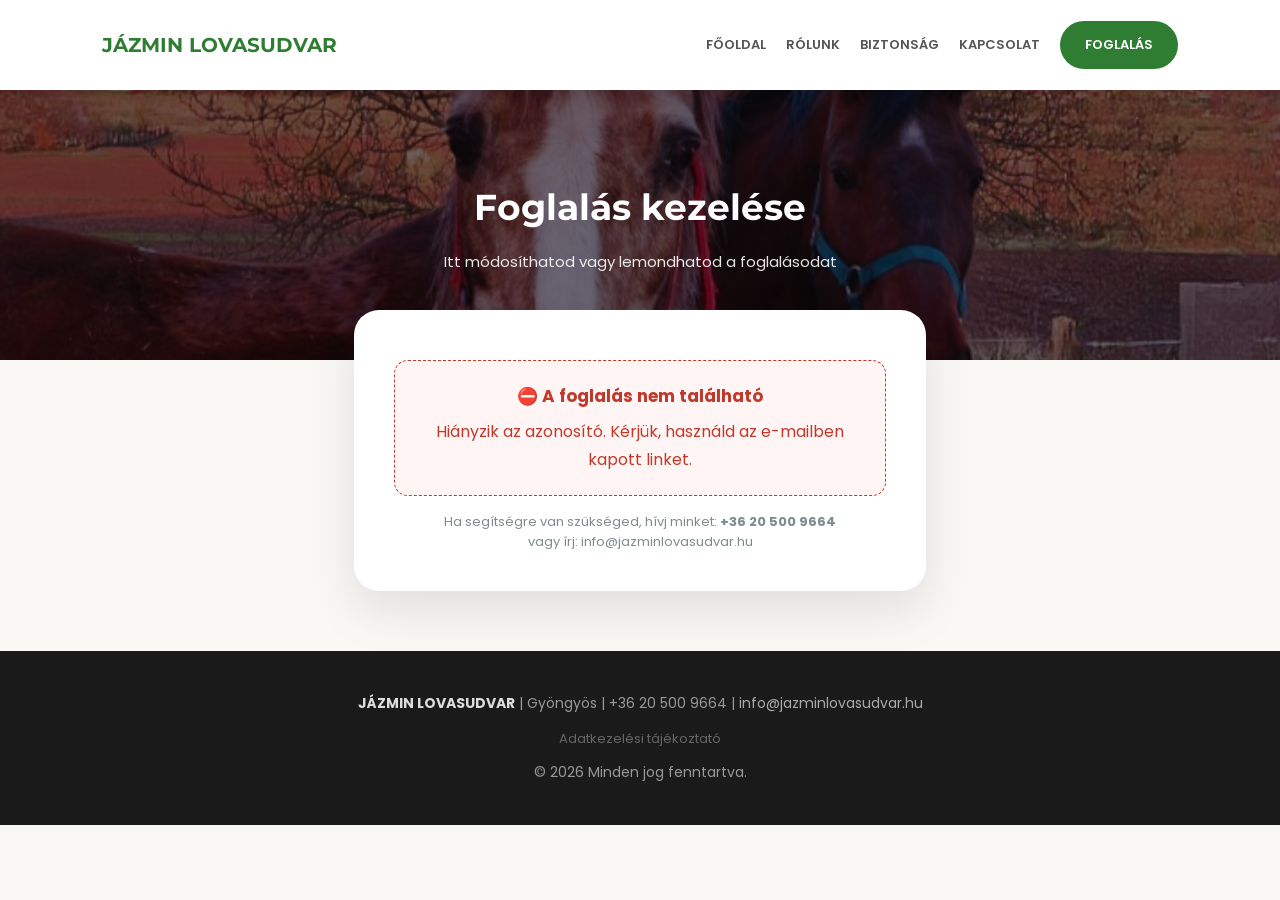
<file: foglalas-modositas.html>
<!DOCTYPE html>
<html lang="hu">
<head>
    <meta charset="UTF-8">
    <meta name="viewport" content="width=device-width, initial-scale=1.0">
    <title>Foglalás módosítása – Jázmin Lovasudvar</title>
    <link href="https://fonts.googleapis.com/css2?family=Montserrat:wght@400;600;700&family=Poppins:wght@300;400;600&display=swap" rel="stylesheet">
    <link rel="icon" type="image/png" sizes="32x32" href="favicon-32.png">
    <link rel="icon" type="image/png" sizes="16x16" href="favicon-16.png">
    <link rel="icon" href="favicon.ico">
    <link rel="apple-touch-icon" sizes="180x180" href="apple-touch-icon.png">

    <style>
        :root {
            --dark-green: #2e7d32;
            --dark-green-hover: #1b5e20;
            --accent-gold: #b08d57;
            --bg-cream: #faf8f5;
            --white: #ffffff;
            --text-dark: #2c3e50;
            --muted: #7f8c8d;
            --border: #e0e0e0;
            --green-light: #e8f5e9;
            --red: #c0392b;
        }
        * { box-sizing: border-box; margin: 0; padding: 0; }
        body { font-family: 'Poppins', sans-serif; background: var(--bg-cream); color: var(--text-dark); line-height: 1.8; }

        /* HEADER */
        header { background: var(--white); height: 90px; display: flex; justify-content: space-between; align-items: center; padding: 0 8%; box-shadow: 0 2px 15px rgba(0,0,0,0.05); position: sticky; top: 0; z-index: 1000; }
        .logo { color: var(--dark-green); font-family: 'Montserrat', sans-serif; font-weight: 700; font-size: 20px; text-decoration: none; text-transform: uppercase; }
        .nav-links { display: flex; align-items: center; }
        .nav-links a { text-decoration: none; color: #555; font-size: 13px; font-weight: 600; margin-left: 20px; text-transform: uppercase; transition: color 0.3s; }
        .nav-links a:hover { color: var(--dark-green); }
        .btn-foglalas-nav { background: var(--dark-green); color: white !important; padding: 12px 25px; border-radius: 50px; }
        .hamburger { display: none; cursor: pointer; flex-direction: column; gap: 5px; border: none; background: none; padding: 10px; }
        .hamburger span { width: 28px; height: 3px; background: var(--dark-green); border-radius: 2px; }

        /* PAGE HEADER */
        .page-header { background: linear-gradient(rgba(0,0,0,0.55), rgba(0,0,0,0.55)), url('hero.jpg'); background-size: cover; background-position: center; height: 30vh; min-height: 200px; display: flex; flex-direction: column; justify-content: center; align-items: center; color: white; text-align: center; }
        .page-header h1 { font-family: 'Montserrat', sans-serif; font-size: 36px; font-weight: 700; margin-bottom: 8px; }
        .page-header p { font-size: 15px; opacity: 0.9; }

        /* LAYOUT */
        .container { max-width: 700px; margin: -50px auto 60px; padding: 0 5%; position: relative; z-index: 10; }
        .card { background: white; padding: 40px; border-radius: 25px; box-shadow: 0 20px 50px rgba(0,0,0,0.1); }

        .section-label { font-size: 13px; font-weight: 600; color: var(--muted); text-transform: uppercase; letter-spacing: 0.8px; margin-bottom: 12px; }

        /* FOGLALÁS ÖSSZEFOGLALÓ */
        .booking-info { background: var(--green-light); border-radius: 16px; padding: 22px; margin-bottom: 24px; }
        .booking-info .bi-row { display: flex; justify-content: space-between; padding: 7px 0; font-size: 15px; border-bottom: 1px solid rgba(46,125,50,0.12); }
        .booking-info .bi-row:last-child { border-bottom: none; }
        .booking-info .bi-k { color: var(--muted); font-weight: 600; }
        .booking-info .bi-v { font-weight: 700; color: var(--text-dark); text-align: right; }

        /* GOMBOK */
        .btn { display: inline-flex; align-items: center; justify-content: center; gap: 8px; padding: 15px 24px; border-radius: 12px; font-family: 'Poppins', sans-serif; font-size: 15px; font-weight: 700; cursor: pointer; border: none; transition: all 0.2s; text-decoration: none; }
        .btn-block { width: 100%; }
        .btn-primary { background: var(--dark-green); color: #fff; }
        .btn-primary:hover { background: var(--dark-green-hover); }
        .btn-danger { background: #fff; color: var(--red); border: 1.5px solid var(--red); }
        .btn-danger:hover { background: var(--red); color: #fff; }
        .btn-ghost { background: #fff; color: var(--dark-green); border: 1.5px solid var(--dark-green); }
        .btn-ghost:hover { background: var(--green-light); }
        .btn-row { display: flex; gap: 12px; flex-wrap: wrap; margin-top: 8px; }
        .btn-row .btn { flex: 1; min-width: 140px; }
        .btn:disabled { opacity: 0.5; cursor: not-allowed; }

        /* ÜZENET DOBOZOK */
        .msg-box { padding: 20px; border-radius: 14px; text-align: center; margin: 10px 0; }
        .msg-info { background: #fff8e1; border: 1.5px dashed var(--accent-gold); color: #8a6d3b; }
        .msg-error { background: #fff5f5; border: 1.5px dashed var(--red); color: var(--red); }
        .msg-success { background: var(--green-light); border: 1.5px dashed var(--dark-green); color: var(--dark-green); }
        .msg-box strong { display: block; font-size: 17px; margin-bottom: 6px; }

        .loading-state { text-align: center; padding: 40px 20px; color: var(--muted); font-size: 15px; }

        .hint-text { font-size: 13px; color: var(--muted); margin-top: 16px; text-align: center; line-height: 1.5; }

        /* SAJÁT NAPTÁR (a foglalas.html-lel egységes) */
        .cal-wrap { border: 1.5px solid var(--border); border-radius: 14px; padding: 16px; max-width: 360px; background: #fff; margin: 0 auto 18px; }
        .cal-header { display: flex; align-items: center; justify-content: space-between; margin-bottom: 12px; }
        .cal-title { font-weight: 700; font-size: 16px; color: var(--dark-green); font-family: 'Montserrat', sans-serif; }
        .cal-nav { width: 36px; height: 36px; border: 1.5px solid var(--border); background: #fff; border-radius: 9px; font-size: 20px; color: var(--dark-green); cursor: pointer; line-height: 1; transition: all 0.15s; }
        .cal-nav:hover:not(:disabled) { background: var(--green-light); border-color: var(--dark-green); }
        .cal-nav:disabled { opacity: 0.3; cursor: not-allowed; }
        .cal-weekdays { display: grid; grid-template-columns: repeat(7, 1fr); gap: 4px; margin-bottom: 6px; }
        .cal-weekdays span { text-align: center; font-size: 11px; font-weight: 700; color: var(--muted); text-transform: uppercase; }
        .cal-grid { display: grid; grid-template-columns: repeat(7, 1fr); gap: 4px; }
        .cal-day { aspect-ratio: 1; display: flex; align-items: center; justify-content: center; border-radius: 9px; font-size: 14px; font-weight: 600; cursor: pointer; border: 1.5px solid transparent; transition: all 0.12s; user-select: none; }
        .cal-day.available { background: var(--green-light); color: var(--dark-green); }
        .cal-day.available:hover { background: var(--dark-green); color: #fff; }
        .cal-day.disabled { color: #ccc; cursor: not-allowed; background: #fafafa; }
        .cal-day.empty { cursor: default; }
        .cal-day.selected { background: var(--dark-green); color: #fff; border-color: var(--dark-green-hover); }
        .cal-hint { font-size: 11px; color: var(--muted); margin-top: 10px; text-align: center; line-height: 1.4; }

        /* IDŐPONTOK */
        .time-grid { display: grid; grid-template-columns: repeat(auto-fill, minmax(86px, 1fr)); gap: 10px; margin-top: 10px; }
        .time-slot { padding: 12px 6px; border: 1.5px solid var(--border); border-radius: 10px; text-align: center; cursor: pointer; font-size: 14px; font-weight: 600; color: #555; transition: all 0.15s; user-select: none; }
        .time-slot:hover:not(.reserved) { border-color: var(--dark-green); color: var(--dark-green); background: var(--green-light); }
        .time-slot.selected { background: var(--dark-green); color: white; border-color: var(--dark-green); }
        .time-slot.reserved { background: #f5f5f5; color: #ccc; cursor: not-allowed; text-decoration: line-through; border-color: #eee; font-weight: 400; }
        #modClosedMsg { display: none; background: #fff5f5; border: 2px dashed var(--red); padding: 16px; border-radius: 12px; text-align: center; color: var(--red); margin: 10px 0; font-size: 14px; }
        #modSlotsLoading { display: none; color: var(--muted); font-size: 14px; padding: 8px 0; text-align: center; }

        footer { background: #1a1a1a; color: #999; padding: 40px 8%; text-align: center; margin-top: 60px; font-size: 14px; }
        footer strong { color: #ddd; }
        footer a { color: #aaa; text-decoration: none; }

        @media (max-width: 768px) {
            .nav-links { display: none; position: absolute; top: 90px; left: 0; width: 100%; background: white; flex-direction: column; padding: 25px 0; box-shadow: 0 10px 15px rgba(0,0,0,0.1); }
            .nav-links.open { display: flex; }
            .nav-links a { margin: 10px 0; }
            .hamburger { display: flex; }
            header { padding: 0 5%; }
            .card { padding: 28px 22px; }
            .container { margin-top: -30px; }
        }
    </style>
</head>
<body>

<header>
    <a href="index.html" class="logo">JÁZMIN LOVASUDVAR</a>
    <nav class="nav-links" id="navLinks">
        <a href="index.html">Főoldal</a>
        <a href="rolunk.html">Rólunk</a>
        <a href="biztonsag.html">Biztonság</a>
        <a href="kapcsolat.html">Kapcsolat</a>
        <a href="foglalas.html" class="btn-foglalas-nav">FOGLALÁS</a>
    </nav>
    <button class="hamburger" id="hamburger" onclick="toggleMenu()" aria-label="Menü">
        <span></span><span></span><span></span>
    </button>
</header>

<section class="page-header">
    <h1>Foglalás kezelése</h1>
    <p>Itt módosíthatod vagy lemondhatod a foglalásodat</p>
</section>

<main class="container">
    <div class="card">

        <!-- BETÖLTÉS -->
        <div id="loadingState" class="loading-state">
            ⏳ Foglalás betöltése...
        </div>

        <!-- HIBA (érvénytelen token, nem található foglalás) -->
        <div id="errorState" style="display:none;">
            <div class="msg-box msg-error">
                <strong>⛔ A foglalás nem található</strong>
                <span id="errorText">Ez a hivatkozás érvénytelen vagy lejárt. Kérjük, ellenőrizd a linket az e-mailedben.</span>
            </div>
            <p class="hint-text">
                Ha segítségre van szükséged, hívj minket: <strong>+36 20 500 9664</strong><br>
                vagy írj: info@jazminlovasudvar.hu
            </p>
        </div>

        <!-- FOGLALÁS KEZELÉSE -->
        <div id="manageState" style="display:none;">
            <div class="section-label">A foglalásod adatai</div>
            <div class="booking-info" id="bookingInfo">
                <!-- ide tölti a JS a foglalás adatait -->
            </div>

            <!-- 24 órán belül: nincs lemondás/módosítás -->
            <div id="tooLateBox" style="display:none;">
                <div class="msg-box msg-info">
                    <strong>⏰ A foglalás 24 órán belül van</strong>
                    A lovaglás kevesebb mint 24 óra múlva esedékes, ezért online már nem
                    módosítható és nem mondható le. Kérjük, hívj minket telefonon!
                </div>
                <p class="hint-text">
                    📞 <strong>+36 20 500 9664</strong> – Szűcs Anikó
                </p>
            </div>

            <!-- 24 órán túl: lehet lemondani/módosítani -->
            <div id="actionsBox" style="display:none;">
                <div class="btn-row">
                    <button type="button" class="btn btn-ghost" id="btnModify" onclick="startModify()">
                        🗓️ Időpont módosítása
                    </button>
                    <button type="button" class="btn btn-danger" id="btnCancel" onclick="startCancel()">
                        ✖ Foglalás lemondása
                    </button>
                </div>
                <p class="hint-text">
                    A módosítást és a lemondást legkésőbb a lovaglás előtt 24 órával lehet intézni.
                </p>
            </div>
        </div>

        <!-- SIKERES MŰVELET (lemondás/módosítás után) -->
        <div id="doneState" style="display:none;">
            <div class="msg-box msg-success" id="doneBox">
                <strong id="doneTitle">✅ Kész!</strong>
                <span id="doneText"></span>
            </div>
            <div style="text-align:center; margin-top:18px;">
                <a href="index.html" class="btn btn-primary">Vissza a főoldalra</a>
            </div>
        </div>

    </div>
</main>

<footer>
    <p><strong>JÁZMIN LOVASUDVAR</strong> | Gyöngyös | +36 20 500 9664 | <a href="mailto:info@jazminlovasudvar.hu">info@jazminlovasudvar.hu</a></p>
    <p style="margin-top:10px;"><a href="adatkezeles.html" style="color:#666;font-size:13px;">Adatkezelési tájékoztató</a></p>
    <p style="margin-top:8px;">© 2026 Minden jog fenntartva.</p>
</footer>

<script>
// ════════════════════════════════════════════════════
// Jázmin Lovasudvar – Foglalás módosítása / lemondása
// 1. LÉPÉS: token-betöltés + 24 órás ellenőrzés
// ════════════════════════════════════════════════════

const SUPABASE_URL = "https://ktzlczqhqnuluyuedhot.supabase.co";
const SUPABASE_KEY = "eyJhbGciOiJIUzI1NiIsInR5cCI6IkpXVCJ9.eyJpc3MiOiJzdXBhYmFzZSIsInJlZiI6Imt0emxjenFocW51bHV5dWVkaG90Iiwicm9sZSI6ImFub24iLCJpYXQiOjE3Nzg1MjgxMjEsImV4cCI6MjA5NDEwNDEyMX0.yfNCvcMbSIWcrmyInCQo-1LX7Z4w5kT5drNxe6kfBSk";

// A betöltött foglalás (globális, hogy a lemondás/módosítás is elérje)
let currentBooking = null;
// A manageState eredeti HTML-je – hogy a "Mégsem" után visszaállítható legyen
let manageStateOriginalHTML = null;

function toggleMenu() {
    document.getElementById("navLinks").classList.toggle("open");
}

// Perc → "HH:MM"
function minToStr(min) {
    if (min === null || min === undefined) return "—";
    const h = String(Math.floor(min / 60)).padStart(2, "0");
    const m = String(min % 60).padStart(2, "0");
    return h + ":" + m;
}

// "2026-05-29" → "2026. május 29."
function formatDateHu(dateStr) {
    const months = ["január","február","március","április","május","június",
                    "július","augusztus","szeptember","október","november","december"];
    const p = dateStr.split("-");
    return p[0] + ". " + months[parseInt(p[1],10)-1] + " " + parseInt(p[2],10) + ".";
}

// A foglalás időpontja Date objektumként (helyi idő, iOS-biztos)
function bookingDateTime(b) {
    const p = b.date.split("-");
    const h = Math.floor(b.start_time / 60);
    const m = b.start_time % 60;
    return new Date(parseInt(p[0],10), parseInt(p[1],10)-1, parseInt(p[2],10), h, m, 0);
}

// Hibaképernyő megjelenítése
function showError(msg) {
    document.getElementById("loadingState").style.display = "none";
    document.getElementById("manageState").style.display = "none";
    document.getElementById("errorState").style.display = "block";
    if (msg) document.getElementById("errorText").textContent = msg;
}

// A foglalás adatainak betöltése a token (UUID) alapján
async function loadBooking() {
    // A token az URL-ből: ?token=<uuid>
    const params = new URLSearchParams(window.location.search);
    const token = params.get("token");

    if (!token) {
        showError("Hiányzik az azonosító. Kérjük, használd az e-mailben kapott linket.");
        return;
    }

    try {
        // A foglalás lekérése az id (= token) alapján
        const resp = await fetch(
            SUPABASE_URL + "/rest/v1/bookings?id=eq." + encodeURIComponent(token) + "&select=*",
            { headers: { "apikey": SUPABASE_KEY, "Authorization": "Bearer " + SUPABASE_KEY } }
        );

        if (!resp.ok) {
            showError("Nem sikerült betölteni a foglalást. Kérjük, próbáld újra később.");
            return;
        }

        const rows = await resp.json();
        if (!rows || rows.length === 0) {
            showError("Ehhez a hivatkozáshoz nem találtunk foglalást. Lehet, hogy már lemondták.");
            return;
        }

        currentBooking = rows[0];
        renderBooking();

    } catch (err) {
        console.error("Betöltési hiba:", err);
        showError("Hálózati hiba történt. Kérjük, ellenőrizd az internetkapcsolatot.");
    }
}

// A betöltött foglalás megjelenítése
function renderBooking() {
    const b = currentBooking;
    const manage = document.getElementById("manageState");

    // Első futáskor elmentjük az eredeti HTML-t; később visszaállítjuk
    // (a lemondás/módosítás átírja a manageState belsejét, a "Mégsem" visszahozza)
    if (manageStateOriginalHTML === null) {
        manageStateOriginalHTML = manage.innerHTML;
    } else {
        manage.innerHTML = manageStateOriginalHTML;
    }

    // Foglalás adatai
    document.getElementById("bookingInfo").innerHTML =
        '<div class="bi-row"><span class="bi-k">Név</span><span class="bi-v">' + esc(b.name) + '</span></div>' +
        '<div class="bi-row"><span class="bi-k">Szolgáltatás</span><span class="bi-v">' + esc(b.service) + '</span></div>' +
        '<div class="bi-row"><span class="bi-k">Dátum</span><span class="bi-v">' + formatDateHu(b.date) + '</span></div>' +
        '<div class="bi-row"><span class="bi-k">Időpont</span><span class="bi-v">' + minToStr(b.start_time) + '</span></div>';

    document.getElementById("loadingState").style.display = "none";
    document.getElementById("manageState").style.display = "block";

    // ── 24 órás ellenőrzés ──
    const now = new Date();
    const bookingTime = bookingDateTime(b);
    const hoursUntil = (bookingTime.getTime() - now.getTime()) / (1000 * 60 * 60);

    if (hoursUntil < 24) {
        // 24 órán belül (vagy már elmúlt) – nincs online lemondás/módosítás
        document.getElementById("tooLateBox").style.display = "block";
        document.getElementById("actionsBox").style.display = "none";
    } else {
        // Van még idő – lehet lemondani/módosítani
        document.getElementById("tooLateBox").style.display = "none";
        document.getElementById("actionsBox").style.display = "block";
    }
}

// Egyszerű HTML-escape
function esc(s) {
    return String(s == null ? "" : s)
        .replace(/&/g, "&amp;").replace(/</g, "&lt;")
        .replace(/>/g, "&gt;").replace(/"/g, "&quot;");
}

// ════════════════════════════════════════════════════
// LEMONDÁS
// ════════════════════════════════════════════════════
function startCancel() {
    const b = currentBooking;
    // Megerősítő képernyő a foglalás adataival
    const manage = document.getElementById("manageState");
    manage.innerHTML =
        '<div class="section-label">Foglalás lemondása</div>' +
        '<div class="msg-box msg-error" style="text-align:left;">' +
            '<strong>Biztosan lemondod ezt a foglalást?</strong>' +
            'Ez a művelet nem vonható vissza. Az időpont felszabadul, és új foglalást kell leadnod, ha mégis jönnél.' +
        '</div>' +
        '<div class="booking-info">' +
            '<div class="bi-row"><span class="bi-k">Szolgáltatás</span><span class="bi-v">' + esc(b.service) + '</span></div>' +
            '<div class="bi-row"><span class="bi-k">Dátum</span><span class="bi-v">' + formatDateHu(b.date) + '</span></div>' +
            '<div class="bi-row"><span class="bi-k">Időpont</span><span class="bi-v">' + minToStr(b.start_time) + '</span></div>' +
        '</div>' +
        '<div class="btn-row">' +
            '<button type="button" class="btn btn-ghost" onclick="renderBooking()">Mégsem</button>' +
            '<button type="button" class="btn btn-danger" id="confirmCancelBtn" onclick="doCancel()">✖ Igen, lemondom</button>' +
        '</div>';
}

// A tényleges lemondás – az Edge Function cancel_booking blokkját hívja
async function doCancel() {
    const btn = document.getElementById("confirmCancelBtn");
    if (btn) { btn.disabled = true; btn.textContent = "⏳ Lemondás folyamatban..."; }

    try {
        const resp = await fetch(SUPABASE_URL + "/functions/v1/Send-email", {
            method: "POST",
            headers: {
                "Content-Type": "application/json",
                "apikey": SUPABASE_KEY,
                "Authorization": "Bearer " + SUPABASE_KEY
            },
            body: JSON.stringify({
                type: "cancel_booking",
                bookingId: currentBooking.id
            })
        });
        const data = await resp.json();

        if (data.success) {
            // Sikeres lemondás képernyő
            document.getElementById("manageState").style.display = "none";
            document.getElementById("doneState").style.display = "block";
            document.getElementById("doneTitle").textContent = "✅ Foglalásodat lemondtuk";
            document.getElementById("doneText").textContent =
                "Az időpont felszabadult, és e-mailben is visszaigazoltuk a lemondást. " +
                "Ha mégis jönnél, bármikor foglalhatsz új időpontot.";
        } else {
            // Hiba – pl. 24 órán belül, vagy már lemondták
            alert("⛔ " + (data.message || "A lemondás nem sikerült. Kérjük, hívd a lovardát."));
            if (btn) { btn.disabled = false; btn.textContent = "✖ Igen, lemondom"; }
        }
    } catch (err) {
        console.error("Lemondási hiba:", err);
        alert("⛔ Hálózati hiba történt. Kérjük, próbáld újra, vagy hívd a lovardát: +36 20 500 9664");
        if (btn) { btn.disabled = false; btn.textContent = "✖ Igen, lemondom"; }
    }
}

// ════════════════════════════════════════════════════
// MÓDOSÍTÁS – új nap + időpont választás
// A szolgáltatás FIX marad, csak a date/start_time/end_time változik.
// ════════════════════════════════════════════════════

// A szolgáltatás időtartama a foglalás "service" szövege alapján
function getServiceDuration(service) {
    const s = (service || "").toLowerCase();
    if (s.includes("póni")) return 25;
    if (s.includes("túra") || s.includes("tura")) return 75;
    if (s.includes("futószáras")) return 30;
    return 30; // alapértelmezett
}

// Módosító naptár állapota
let modCalYear, modCalMonth;
let modSelectedDate = null;
let modSelectedTime = null;

const _pad = n => String(n).padStart(2, "0");

function modGetMinDate() {
    // 48 órás minimum (új időpontra ugyanúgy érvényes, mint a sima foglalásnál)
    const d = new Date();
    d.setHours(d.getHours() + 48);
    return d;
}

function modIsDaySelectable(y, m, day) {
    const dayEnd = new Date(y, m, day, 23, 59, 59);
    return dayEnd.getTime() >= modGetMinDate().getTime();
}

// A módosítás-felület felépítése
function startModify() {
    const b = currentBooking;
    const manage = document.getElementById("manageState");
    manage.innerHTML =
        '<div class="section-label">Időpont módosítása</div>' +
        '<div class="booking-info">' +
            '<div class="bi-row"><span class="bi-k">Szolgáltatás</span><span class="bi-v">' + esc(b.service) + '</span></div>' +
            '<div class="bi-row"><span class="bi-k">Jelenlegi időpont</span><span class="bi-v">' + formatDateHu(b.date) + ' ' + minToStr(b.start_time) + '</span></div>' +
        '</div>' +
        '<div class="section-label">Válassz új napot</div>' +
        '<div class="cal-wrap">' +
            '<div class="cal-header">' +
                '<button type="button" class="cal-nav" id="modCalPrev">‹</button>' +
                '<span class="cal-title" id="modCalTitle"></span>' +
                '<button type="button" class="cal-nav" id="modCalNext">›</button>' +
            '</div>' +
            '<div class="cal-weekdays"><span>H</span><span>K</span><span>Sze</span><span>Cs</span><span>P</span><span>Szo</span><span>V</span></div>' +
            '<div class="cal-grid" id="modCalGrid"></div>' +
            '<div class="cal-hint">Csak a kiemelt napok választhatók (min. 48 órával előre).</div>' +
        '</div>' +
        '<div class="section-label">Szabad időpontok</div>' +
        '<p id="modSlotsLoading">⏳ Időpontok keresése...</p>' +
        '<div id="modClosedMsg"></div>' +
        '<div class="time-grid" id="modTimeGrid"></div>' +
        '<div class="btn-row" style="margin-top:20px;">' +
            '<button type="button" class="btn btn-ghost" onclick="renderBooking()">Mégsem</button>' +
            '<button type="button" class="btn btn-primary" id="modSaveBtn" onclick="doModify()" disabled>✓ Új időpont mentése</button>' +
        '</div>';

    // Naptár indítása
    const now = new Date();
    modCalYear = now.getFullYear();
    modCalMonth = now.getMonth();
    modSelectedDate = null;
    modSelectedTime = null;
    renderModCalendar();

    document.getElementById("modCalPrev").addEventListener("click", () => {
        if (modCalMonth === 0) { modCalMonth = 11; modCalYear--; }
        else { modCalMonth--; }
        renderModCalendar();
    });
    document.getElementById("modCalNext").addEventListener("click", () => {
        if (modCalMonth === 11) { modCalMonth = 0; modCalYear++; }
        else { modCalMonth++; }
        renderModCalendar();
    });
}

// A módosító naptár kirajzolása
function renderModCalendar() {
    const grid = document.getElementById("modCalGrid");
    const title = document.getElementById("modCalTitle");
    if (!grid || !title) return;

    const monthNames = ["január","február","március","április","május","június",
                        "július","augusztus","szeptember","október","november","december"];
    title.textContent = modCalYear + ". " + monthNames[modCalMonth];
    grid.innerHTML = "";

    const firstDay = new Date(modCalYear, modCalMonth, 1);
    let startWeekday = firstDay.getDay();
    startWeekday = (startWeekday === 0) ? 6 : startWeekday - 1;

    for (let i = 0; i < startWeekday; i++) {
        const e = document.createElement("div");
        e.className = "cal-day empty";
        grid.appendChild(e);
    }

    const daysInMonth = new Date(modCalYear, modCalMonth + 1, 0).getDate();
    for (let day = 1; day <= daysInMonth; day++) {
        const cell = document.createElement("div");
        cell.className = "cal-day";
        cell.textContent = day;
        const selectable = modIsDaySelectable(modCalYear, modCalMonth, day);
        const dateStr = modCalYear + "-" + _pad(modCalMonth + 1) + "-" + _pad(day);

        if (selectable) {
            cell.classList.add("available");
            if (modSelectedDate === dateStr) cell.classList.add("selected");
            cell.addEventListener("click", () => {
                modSelectedDate = dateStr;
                modSelectedTime = null;
                document.getElementById("modSaveBtn").disabled = true;
                renderModCalendar();
                modGenerateSlots();
            });
        } else {
            cell.classList.add("disabled");
        }
        grid.appendChild(cell);
    }

    const now = new Date();
    const prevBtn = document.getElementById("modCalPrev");
    prevBtn.disabled = (modCalYear < now.getFullYear()) ||
        (modCalYear === now.getFullYear() && modCalMonth <= now.getMonth());
}

// Szabad időpontok generálása a kiválasztott napra
async function modGenerateSlots() {
    const grid = document.getElementById("modTimeGrid");
    const loading = document.getElementById("modSlotsLoading");
    const closed = document.getElementById("modClosedMsg");
    grid.innerHTML = "";
    closed.style.display = "none";
    loading.style.display = "block";

    const dateVal = modSelectedDate;
    const d = new Date(dateVal);
    const day = d.getDay();
    const m = d.getMonth();
    const isWeekend = day === 0 || day === 6;
    const inSeason = m >= 3 && m <= 9;

    if (!inSeason) {
        loading.style.display = "none";
        closed.style.display = "block";
        closed.textContent = "Ebben az időszakban zárva vagyunk. Április–október között fogadunk vendégeket.";
        return;
    }

    // Nyári időszámítás detektálás
    const jan = new Date(d.getFullYear(), 0, 1);
    const jul = new Date(d.getFullYear(), 6, 1);
    const stdOffset = Math.max(jan.getTimezoneOffset(), jul.getTimezoneOffset());
    const isSummerTime = d.getTimezoneOffset() < stdOffset;

    // Iskolai szünet lekérdezése
    let isSchoolHoliday = false;
    try {
        const hResp = await fetch(
            SUPABASE_URL + "/rest/v1/school_holidays?date_from=lte." + dateVal + "&date_to=gte." + dateVal + "&select=id",
            { headers: { apikey: SUPABASE_KEY, Authorization: "Bearer " + SUPABASE_KEY } }
        );
        if (hResp.ok) {
            const holidays = await hResp.json();
            isSchoolHoliday = holidays.length > 0;
        }
    } catch (e) { console.warn("Szünet lekérdezési hiba:", e); }

    // Zárási idő: nyáron 20:00, télen 16:00
    const endMin = isSummerTime ? 1200 : 960;

    const timeWindows = [];
    if (isWeekend) {
        timeWindows.push({ from: 540, to: 600 });
        timeWindows.push({ from: 840, to: endMin });
    } else if (isSchoolHoliday) {
        timeWindows.push({ from: 540, to: endMin });
    } else {
        timeWindows.push({ from: 840, to: endMin });
    }

    const dur = getServiceDuration(currentBooking.service);

    try {
        // A foglalt időpontok lekérése – a SAJÁT foglalásunkat kihagyjuk!
        const resp = await fetch(
            SUPABASE_URL + "/rest/v1/bookings?date=eq." + dateVal + "&status=neq.LEMONDVA&select=id,start_time,end_time,name",
            { headers: { apikey: SUPABASE_KEY, Authorization: "Bearer " + SUPABASE_KEY } }
        );
        if (!resp.ok) throw new Error("HTTP " + resp.status);
        let reserved = await resp.json();

        // FONTOS: a saját foglalásunkat kivesszük a foglaltak közül –
        // különben "ütközne önmagával", ha ugyanarra a napra módosít.
        reserved = reserved.filter(r => r.id !== currentBooking.id);

        loading.style.display = "none";

        const isClosedDay = reserved.some(r => r.name === "ZÁRVA" && r.start_time === 0 && r.end_time >= 1440);
        if (isClosedDay) {
            closed.style.display = "block";
            closed.textContent = "Ez a nap zárva van.";
            return;
        }

        const possibleStarts = new Set();
        timeWindows.forEach(({ from, to }) => {
            for (let t = from; t <= to; t += 30) possibleStarts.add(t);
            reserved.forEach(r => {
                if (r.name !== "ZÁRVA" && r.end_time >= from && r.end_time <= to) {
                    possibleStarts.add(r.end_time);
                }
            });
        });

        const sortedStarts = [...possibleStarts].sort((a, b) => a - b);
        const now = new Date();
        let count = 0;

        for (const cur of sortedStarts) {
            const fitsInWindow = timeWindows.some(({ from, to }) => cur >= from && cur + dur <= to);
            if (!fitsInWindow) continue;

            const tStr = minToStr(cur);
            const slot = document.createElement("div");
            slot.className = "time-slot";
            slot.textContent = tStr;

            // Ütközés-ellenőrzés
            const conflict = reserved.some(r =>
                cur < r.end_time && (cur + dur) > r.start_time
            );

            // 48 órás ellenőrzés erre a konkrét időpontra
            const slotDateTime = new Date(
                parseInt(dateVal.split("-")[0],10),
                parseInt(dateVal.split("-")[1],10)-1,
                parseInt(dateVal.split("-")[2],10),
                Math.floor(cur/60), cur%60, 0
            );
            const hoursDiff = (slotDateTime.getTime() - now.getTime()) / 3600000;

            if (conflict || hoursDiff < 48) {
                slot.classList.add("reserved");
                slot.title = conflict ? "Foglalt" : "Minimum 48 órával előre foglalható";
            } else {
                slot.addEventListener("click", () => {
                    document.querySelectorAll("#modTimeGrid .time-slot").forEach(s => s.classList.remove("selected"));
                    slot.classList.add("selected");
                    modSelectedTime = cur;
                    document.getElementById("modSaveBtn").disabled = false;
                });
                count++;
            }
            grid.appendChild(slot);
        }

        if (count === 0) {
            closed.style.display = "block";
            closed.textContent = "Erre a napra nincs szabad időpont. Kérjük, válassz másik napot.";
        }

    } catch (err) {
        console.error("Időpont-generálási hiba:", err);
        loading.style.display = "none";
        closed.style.display = "block";
        closed.textContent = "Nem sikerült betölteni az időpontokat. Kérjük, próbáld újra.";
    }
}

// A módosítás véglegesítése – az Edge Function modify_booking blokkját hívja
async function doModify() {
    if (!modSelectedDate || modSelectedTime === null) {
        alert("⚠️ Válassz új napot és időpontot!");
        return;
    }
    const btn = document.getElementById("modSaveBtn");
    btn.disabled = true;
    btn.textContent = "⏳ Mentés folyamatban...";

    try {
        const resp = await fetch(SUPABASE_URL + "/functions/v1/Send-email", {
            method: "POST",
            headers: {
                "Content-Type": "application/json",
                "apikey": SUPABASE_KEY,
                "Authorization": "Bearer " + SUPABASE_KEY
            },
            body: JSON.stringify({
                type: "modify_booking",
                bookingId: currentBooking.id,
                newDate: modSelectedDate,
                newStartTime: modSelectedTime
            })
        });
        const data = await resp.json();

        if (data.success) {
            document.getElementById("manageState").style.display = "none";
            document.getElementById("doneState").style.display = "block";
            document.getElementById("doneTitle").textContent = "✅ Időpont módosítva";
            document.getElementById("doneText").textContent =
                "Az új időpontod: " + formatDateHu(modSelectedDate) + " " + minToStr(modSelectedTime) +
                ". A módosítást e-mailben is visszaigazoltuk.";
        } else {
            alert("⛔ " + (data.message || "A módosítás nem sikerült. Kérjük, hívd a lovardát."));
            btn.disabled = false;
            btn.textContent = "✓ Új időpont mentése";
        }
    } catch (err) {
        console.error("Módosítási hiba:", err);
        alert("⛔ Hálózati hiba történt. Kérjük, próbáld újra, vagy hívd a lovardát: +36 20 500 9664");
        btn.disabled = false;
        btn.textContent = "✓ Új időpont mentése";
    }
}

// Indításkor betöltjük a foglalást
loadBooking();
</script>

</body>
</html>
</file>
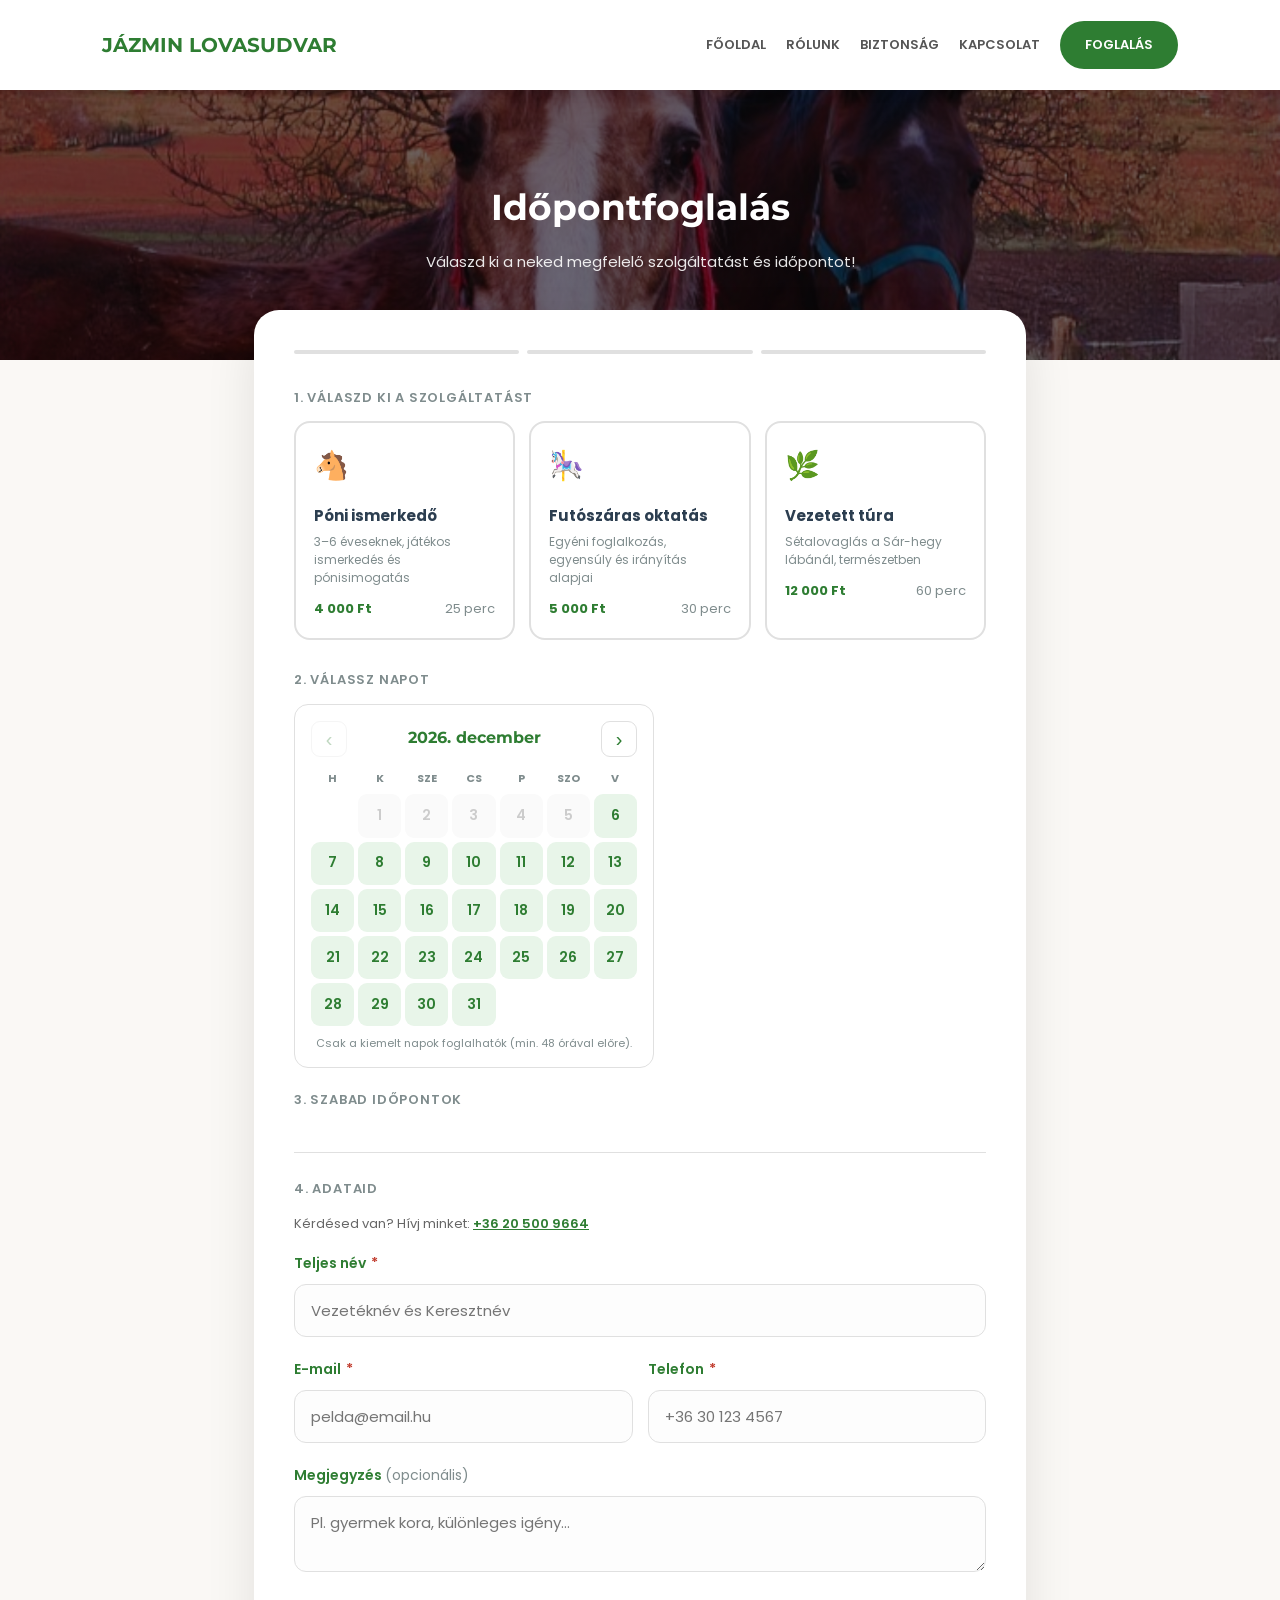
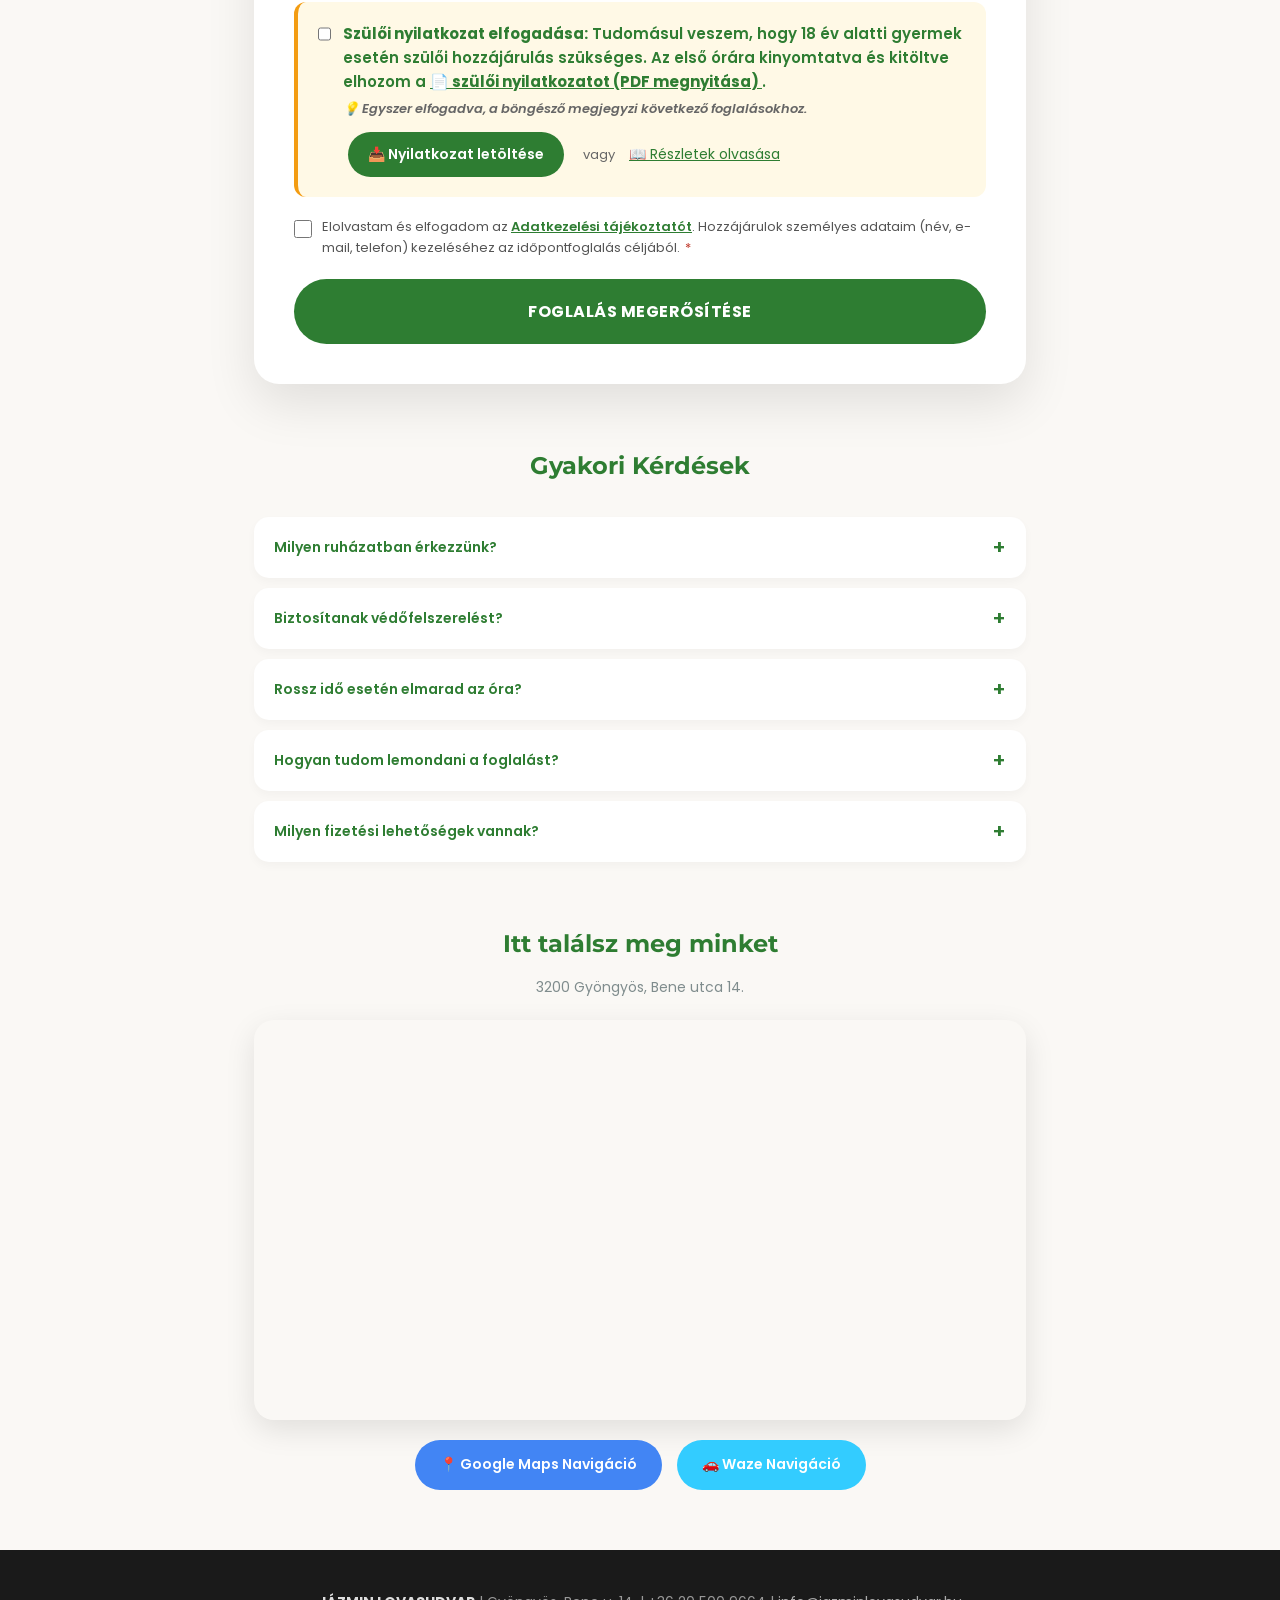
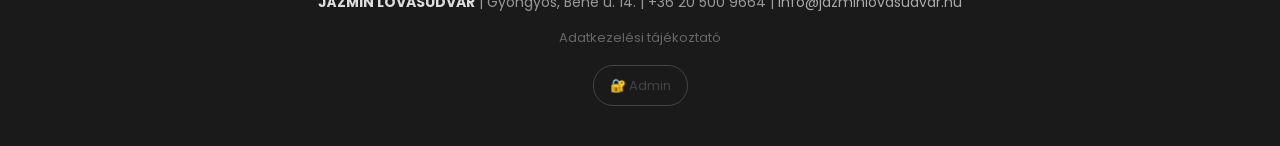
<file: foglalas.html>
<!DOCTYPE html>
<html lang="hu">
<head>
    <meta charset="UTF-8">
    <meta name="viewport" content="width=device-width, initial-scale=1.0">
    <title>Foglalás – Jázmin Lovasudvar</title>
    <link href="https://fonts.googleapis.com/css2?family=Montserrat:wght@400;600;700&family=Poppins:wght@300;400;600&display=swap" rel="stylesheet">
    <link rel="icon" type="image/png" sizes="32x32" href="favicon-32.png">
    <link rel="icon" type="image/png" sizes="16x16" href="favicon-16.png">
    <link rel="icon" href="favicon.ico">
    <link rel="apple-touch-icon" sizes="180x180" href="apple-touch-icon.png">
    
    <style>
        :root {
            --dark-green: #2e7d32;
            --dark-green-hover: #1b5e20;
            --accent-gold: #b08d57;
            --bg-cream: #faf8f5;
            --white: #ffffff;
            --text-dark: #2c3e50;
            --muted: #7f8c8d;
            --border: #e0e0e0;
            --green-light: #e8f5e9;
            --red: #c0392b;
        }
        * { box-sizing: border-box; margin: 0; padding: 0; }
        body { font-family: 'Poppins', sans-serif; background: var(--bg-cream); color: var(--text-dark); line-height: 1.8; }

        /* HEADER */
        header { background: var(--white); height: 90px; display: flex; justify-content: space-between; align-items: center; padding: 0 8%; box-shadow: 0 2px 15px rgba(0,0,0,0.05); position: sticky; top: 0; z-index: 1000; }
        .logo { color: var(--dark-green); font-family: 'Montserrat', sans-serif; font-weight: 700; font-size: 20px; text-decoration: none; text-transform: uppercase; }
        .nav-links { display: flex; align-items: center; }
        .nav-links a { text-decoration: none; color: #555; font-size: 13px; font-weight: 600; margin-left: 20px; text-transform: uppercase; transition: color 0.3s; }
        .nav-links a:hover { color: var(--dark-green); }
        .btn-foglalas-nav { background: var(--dark-green); color: white !important; padding: 12px 25px; border-radius: 50px; }
        .btn-foglalas-nav:hover { background: var(--dark-green-hover) !important; }
        .hamburger { display: none; flex-direction: column; gap: 5px; cursor: pointer; padding: 5px; background: none; border: none; }
        .hamburger span { display: block; width: 24px; height: 2px; background: var(--text-dark); border-radius: 2px; }

        /* PAGE HEADER */
        .page-header { background: linear-gradient(rgba(0,0,0,0.55), rgba(0,0,0,0.55)), url('hero.jpg'); background-size: cover; background-position: center; height: 30vh; min-height: 200px; display: flex; flex-direction: column; justify-content: center; align-items: center; color: white; text-align: center; }
        .page-header h1 { font-family: 'Montserrat', sans-serif; font-size: 36px; font-weight: 700; margin-bottom: 8px; }
        .page-header p { font-size: 15px; opacity: 0.9; }

        /* LAYOUT */
        .container { max-width: 900px; margin: -50px auto 60px; padding: 0 5%; position: relative; z-index: 10; }
        .booking-card { background: white; padding: 40px; border-radius: 25px; box-shadow: 0 20px 50px rgba(0,0,0,0.1); }

        /* PROGRESS */
        .steps { display: flex; gap: 8px; margin-bottom: 32px; }
        .step { flex: 1; height: 4px; border-radius: 4px; background: var(--border); transition: background 0.3s; }
        .step.done { background: var(--dark-green); }
        .step.active { background: var(--dark-green); opacity: 0.4; }

        /* SERVICE CARDS */
        .section-label { font-size: 13px; font-weight: 600; color: var(--muted); text-transform: uppercase; letter-spacing: 0.8px; margin-bottom: 12px; }
        .services { display: grid; grid-template-columns: repeat(auto-fit, minmax(200px, 1fr)); gap: 14px; margin-bottom: 28px; }
        .service-card { border: 2px solid var(--border); border-radius: 16px; padding: 18px; cursor: pointer; transition: border-color 0.2s, background 0.2s; position: relative; }
        .service-card:hover { border-color: var(--dark-green); }
        .service-card.selected { border-color: var(--dark-green); background: var(--green-light); }
        .service-card .icon { font-size: 28px; margin-bottom: 10px; }
        .service-card .sc-name { font-weight: 700; font-size: 15px; margin-bottom: 4px; }
        .service-card .sc-desc { font-size: 12px; color: var(--muted); margin-bottom: 10px; line-height: 1.5; }
        .service-card .sc-meta { display: flex; justify-content: space-between; font-size: 13px; }
        .service-card .sc-price { font-weight: 700; color: var(--dark-green); }
        .service-card .sc-dur { color: var(--muted); }
        .sc-check { position: absolute; top: 12px; right: 12px; width: 22px; height: 22px; background: var(--dark-green); border-radius: 50%; display: none; align-items: center; justify-content: center; }
        .service-card.selected .sc-check { display: flex; }
        .sc-check svg { width: 12px; height: 12px; stroke: white; fill: none; stroke-width: 2.5; }

        /* FORM */
        .form-group { margin-bottom: 20px; }
        .form-group label { display: block; font-weight: 600; margin-bottom: 8px; color: var(--dark-green); font-size: 14px; }
        .form-group label .req { color: var(--red); margin-left: 2px; }
        .form-group input, .form-group textarea {
            width: 100%; padding: 14px 16px; border: 1.5px solid var(--border); border-radius: 12px;
            font-family: 'Poppins', sans-serif; font-size: 15px; color: var(--text-dark); background: #fdfdfd; transition: border-color 0.2s;
        }
        .form-group input:focus, .form-group textarea:focus { outline: none; border-color: var(--dark-green); }
        .form-group input.err-field { border-color: var(--red); }
        .err-msg { font-size: 12px; color: var(--red); margin-top: 5px; display: none; }
        .grid-2 { display: grid; grid-template-columns: 1fr 1fr; gap: 15px; }

        /* TIME SLOTS */
        .time-grid { display: grid; grid-template-columns: repeat(auto-fill, minmax(90px, 1fr)); gap: 10px; margin-top: 10px; }
        .time-slot { padding: 12px 6px; border: 1.5px solid var(--border); border-radius: 10px; text-align: center; cursor: pointer; font-size: 14px; font-weight: 600; color: #555; transition: all 0.15s; user-select: none; }
        .time-slot:hover:not(.reserved) { border-color: var(--dark-green); color: var(--dark-green); background: var(--green-light); }
        .time-slot.selected { background: var(--dark-green); color: white; border-color: var(--dark-green); }
        .time-slot.reserved { background: #f5f5f5; color: #ccc; cursor: not-allowed; text-decoration: line-through; border-color: #eee; font-weight: 400; }

        /* SAJÁT NAPTÁR */
        .cal-wrap { border: 1.5px solid var(--border); border-radius: 14px; padding: 16px; max-width: 360px; background: #fff; }
        .cal-header { display: flex; align-items: center; justify-content: space-between; margin-bottom: 12px; }
        .cal-title { font-weight: 700; font-size: 16px; color: var(--dark-green); font-family: 'Montserrat', sans-serif; }
        .cal-nav { width: 36px; height: 36px; border: 1.5px solid var(--border); background: #fff; border-radius: 9px; font-size: 20px; color: var(--dark-green); cursor: pointer; line-height: 1; transition: all 0.15s; }
        .cal-nav:hover:not(:disabled) { background: var(--green-light); border-color: var(--dark-green); }
        .cal-nav:disabled { opacity: 0.3; cursor: not-allowed; }
        .cal-weekdays { display: grid; grid-template-columns: repeat(7, 1fr); gap: 4px; margin-bottom: 6px; }
        .cal-weekdays span { text-align: center; font-size: 11px; font-weight: 700; color: var(--muted); text-transform: uppercase; }
        .cal-grid { display: grid; grid-template-columns: repeat(7, 1fr); gap: 4px; }
        .cal-day { aspect-ratio: 1; display: flex; align-items: center; justify-content: center; border-radius: 9px; font-size: 14px; font-weight: 600; cursor: pointer; border: 1.5px solid transparent; transition: all 0.12s; user-select: none; }
        /* Foglalható nap */
        .cal-day.available { background: var(--green-light); color: var(--dark-green); }
        .cal-day.available:hover { background: var(--dark-green); color: #fff; }
        /* Tiltott nap (múlt, 48 órán belül) – halvány, nem kattintható */
        .cal-day.disabled { color: #ccc; cursor: not-allowed; background: #fafafa; }
        /* Üres cella (a hónap előtti/utáni napok helye) */
        .cal-day.empty { cursor: default; }
        /* Kiválasztott nap */
        .cal-day.selected { background: var(--dark-green); color: #fff; border-color: var(--dark-green-hover); }
        .cal-hint { font-size: 11px; color: var(--muted); margin-top: 10px; text-align: center; line-height: 1.4; }

        /* ALERTS */
        #closedMessage { display: none; background: #fff5f5; border: 2px dashed #d32f2f; padding: 20px; border-radius: 15px; text-align: center; color: #d32f2f; margin: 10px 0; }
        #slotsLoading { display: none; color: var(--muted); font-size: 14px; padding: 10px 0; }

        /* SUMMARY */
        .summary { background: var(--green-light); border-radius: 14px; padding: 18px 20px; margin-bottom: 24px; display: none; }
        .summary-title { font-weight: 700; font-size: 14px; color: var(--dark-green-hover); margin-bottom: 10px; }
        .summary-row { display: flex; justify-content: space-between; font-size: 14px; margin-bottom: 5px; }
        .summary-row .sl { color: var(--muted); }
        .summary-row .sv { font-weight: 600; }

        /* SUBMIT BTN */
        .btn-submit { background: var(--dark-green); color: white; border: none; padding: 20px; border-radius: 50px; cursor: pointer; font-family: 'Poppins', sans-serif; font-weight: 700; width: 100%; font-size: 16px; text-transform: uppercase; transition: background 0.3s, transform 0.1s; margin-top: 20px; display: flex; align-items: center; justify-content: center; gap: 10px; letter-spacing: 0.5px; }
        .btn-submit:hover { background: var(--dark-green-hover); }
        .btn-submit:active { transform: scale(0.98); }
        .btn-submit:disabled { background: #aaa; cursor: not-allowed; transform: none; }
        .spinner { width: 18px; height: 18px; border: 2.5px solid rgba(255,255,255,0.3); border-top-color: white; border-radius: 50%; animation: spin 0.7s linear infinite; display: none; }
        @keyframes spin { to { transform: rotate(360deg); } }

        /* SUCCESS */
        #successScreen { display: none; text-align: center; padding: 30px 0; }
        .success-icon { width: 76px; height: 76px; background: var(--green-light); border-radius: 50%; display: flex; align-items: center; justify-content: center; margin: 0 auto 20px; }
        .success-icon svg { width: 38px; height: 38px; stroke: var(--dark-green); fill: none; stroke-width: 2.5; }
        #successScreen h2 { font-family: 'Montserrat', sans-serif; font-size: 24px; margin-bottom: 10px; color: var(--dark-green); }
        #successScreen p { color: var(--muted); font-size: 14px; margin-bottom: 24px; line-height: 1.8; }
        .btn-back { display: inline-block; padding: 14px 32px; background: var(--dark-green); color: white; border-radius: 50px; text-decoration: none; font-weight: 700; font-size: 14px; text-transform: uppercase; transition: background 0.3s; }
        .btn-back:hover { background: var(--dark-green-hover); }

        /* FAQ */
        .faq-section { margin-top: 60px; }
        .faq-section h2 { text-align: center; color: var(--dark-green); margin-bottom: 30px; font-family: 'Montserrat', sans-serif; font-size: 24px; }
        .faq-item { background: white; margin-bottom: 10px; border-radius: 15px; overflow: hidden; box-shadow: 0 4px 10px rgba(0,0,0,0.03); }
        .faq-question { width: 100%; padding: 20px; text-align: left; background: none; border: none; cursor: pointer; font-family: 'Poppins', sans-serif; font-weight: 600; font-size: 14px; color: var(--dark-green); display: flex; justify-content: space-between; align-items: center; transition: background 0.2s; }
        .faq-question:hover { background: var(--green-light); }
        .faq-question .arrow { font-size: 20px; transition: transform 0.3s; line-height: 1; }
        .faq-item.active .faq-question .arrow { transform: rotate(45deg); }
        .faq-answer { padding: 0 20px; max-height: 0; overflow: hidden; transition: max-height 0.35s ease-out, padding 0.2s; font-size: 14px; color: #666; line-height: 1.8; }
        .faq-item.active .faq-answer { padding-bottom: 20px; max-height: 300px; }

        /* MAP */
        .map-section { margin-top: 60px; text-align: center; }
        .map-section h2 { color: var(--dark-green); font-family: 'Montserrat', sans-serif; font-size: 24px; margin-bottom: 10px; }
        .map-section > p { color: var(--muted); margin-bottom: 20px; font-size: 14px; }
        .map-container { border-radius: 20px; overflow: hidden; box-shadow: 0 10px 30px rgba(0,0,0,0.1); margin-bottom: 20px; height: 400px; }
        .map-container iframe { width: 100%; height: 100%; border: 0; display: block; }
        .map-btns { display: flex; gap: 15px; justify-content: center; flex-wrap: wrap; }
        .btn-map { padding: 12px 25px; border-radius: 50px; text-decoration: none; color: white; font-weight: 600; font-size: 14px; transition: opacity 0.3s; }
        .btn-map:hover { opacity: 0.85; }
        .btn-gmaps { background: #4285F4; }
        .btn-waze { background: #33CCFF; }

        /* FOOTER */
        footer { background: #1a1a1a; color: #999; padding: 40px 8%; text-align: center; margin-top: 60px; font-size: 14px; }
        footer strong { color: #ddd; }
        .admin-link { color: #333; text-decoration: none; font-size: 11px; margin-top: 15px; display: inline-block; transition: color 0.2s; }
        .admin-link:hover { color: #666; }

        /* STICKY CTA */
        .sticky-cta { display: none; position: fixed; bottom: 0; left: 0; right: 0; padding: 14px 20px; background: white; box-shadow: 0 -4px 20px rgba(0,0,0,0.12); z-index: 999; }
        .sticky-cta .btn-submit { margin: 0; }

        /* RESPONSIVE */
        @media (max-width: 768px) {
            .nav-links { display: none; flex-direction: column; position: absolute; top: 90px; left: 0; right: 0; background: white; padding: 20px 8%; box-shadow: 0 10px 20px rgba(0,0,0,0.08); gap: 5px; }
            .nav-links.open { display: flex; }
            .nav-links a { margin-left: 0; font-size: 15px; padding: 10px 0; border-bottom: 1px solid #f0f0f0; }
            .btn-foglalas-nav { text-align: center; margin-top: 8px; border-bottom: none !important; }
            .hamburger { display: flex; }
            .page-header h1 { font-size: 26px; }
            .booking-card { padding: 24px 18px; }
            .grid-2 { grid-template-columns: 1fr; }
            .services { grid-template-columns: 1fr; }
            .container { margin-top: -30px; }
            .sticky-cta { display: block; }
            .btn-submit.main-btn { display: none; }
            body { padding-bottom: 80px; }
        }
    </style>
</head>
<body>

<header>
    <a href="index.html" class="logo">JÁZMIN LOVASUDVAR</a>
    <nav class="nav-links" id="navLinks">
        <a href="index.html">Főoldal</a>
        <a href="rolunk.html">Rólunk</a>
        <a href="biztonsag.html">Biztonság</a>
        <a href="kapcsolat.html">Kapcsolat</a>
        <a href="foglalas.html" class="btn-foglalas-nav">FOGLALÁS</a>
    </nav>
    <button class="hamburger" id="hamburger" onclick="toggleMenu()" aria-label="Menü">
        <span></span><span></span><span></span>
    </button>
</header>

<section class="page-header">
    <h1>Időpontfoglalás</h1>
    <p>Válaszd ki a neked megfelelő szolgáltatást és időpontot!</p>
</section>

<main class="container">
    <div class="booking-card">

        <div class="steps">
            <div class="step" id="st1"></div>
            <div class="step" id="st2"></div>
            <div class="step" id="st3"></div>
        </div>

        <!-- SUCCESS -->
        <div id="successScreen">
            <div class="success-icon">
                <svg viewBox="0 0 24 24"><polyline points="20 6 9 17 4 12"/></svg>
            </div>
            <h2>Foglalás rögzítve! 🐴</h2>
            <p id="successMsg">Hamarosan kapsz egy visszaigazoló e-mailt.</p>
            <a href="index.html" class="btn-back">Vissza a főoldalra</a>
        </div>

        <!-- FORM -->
        <div id="formInner">

            <div class="section-label">1. Válaszd ki a szolgáltatást</div>
            <div class="services">
                <div class="service-card" data-service="25 perc Póni ismerkedő" data-dur="40" data-price="4000" onclick="selectService(this)">
                    <div class="icon">🐴</div>
                    <div class="sc-name">Póni ismerkedő</div>
                    <div class="sc-desc">3–6 éveseknek, játékos ismerkedés és pónisimogatás</div>
                    <div class="sc-meta"><span class="sc-price">4 000 Ft</span><span class="sc-dur">25 perc</span></div>
                    <div class="sc-check"><svg viewBox="0 0 12 10"><polyline points="1 5 4 9 11 1"/></svg></div>
                </div>
                <div class="service-card" data-service="30 perc Futószáras oktatás" data-dur="45" data-price="5000" onclick="selectService(this)">
                    <div class="icon">🎠</div>
                    <div class="sc-name">Futószáras oktatás</div>
                    <div class="sc-desc">Egyéni foglalkozás, egyensúly és irányítás alapjai</div>
                    <div class="sc-meta"><span class="sc-price">5 000 Ft</span><span class="sc-dur">30 perc</span></div>
                    <div class="sc-check"><svg viewBox="0 0 12 10"><polyline points="1 5 4 9 11 1"/></svg></div>
                </div>
                <div class="service-card" data-service="60 perc Vezetett túra" data-dur="75" data-price="12000" onclick="selectService(this)">
                    <div class="icon">🌿</div>
                    <div class="sc-name">Vezetett túra</div>
                    <div class="sc-desc">Sétalovaglás a Sár-hegy lábánál, természetben</div>
                    <div class="sc-meta"><span class="sc-price">12 000 Ft</span><span class="sc-dur">60 perc</span></div>
                    <div class="sc-check"><svg viewBox="0 0 12 10"><polyline points="1 5 4 9 11 1"/></svg></div>
                </div>
            </div>

            <div class="section-label">2. Válassz napot</div>
            <div class="form-group">
                <!-- Saját naptár (a natív input type=date helyett – iOS-en is egységes) -->
                <div id="customCalendar" class="cal-wrap">
                    <div class="cal-header">
                        <button type="button" class="cal-nav" id="calPrev" aria-label="Előző hónap">‹</button>
                        <span class="cal-title" id="calTitle"></span>
                        <button type="button" class="cal-nav" id="calNext" aria-label="Következő hónap">›</button>
                    </div>
                    <div class="cal-weekdays">
                        <span>H</span><span>K</span><span>Sze</span><span>Cs</span><span>P</span><span>Szo</span><span>V</span>
                    </div>
                    <div class="cal-grid" id="calGrid"></div>
                    <div class="cal-hint">Csak a kiemelt napok foglalhatók (min. 48 órával előre).</div>
                </div>
                <!-- A választott nap értéke ide kerül (YYYY-MM-DD) – a kód többi része ezt használja -->
                <input type="hidden" id="bookDate">
            </div>

            <div class="section-label">3. Szabad időpontok</div>
            <p id="slotsLoading">⏳ Időpontok keresése...</p>
            <div id="closedMessage"><strong>EZ A NAP BETELT VAGY ZÁRVA VAN!</strong></div>
            <div id="timeGrid" class="time-grid"></div>
            <input type="hidden" id="selectedTime">

            <div style="border-top:1px solid var(--border);margin:28px 0 24px;"></div>

            <div class="section-label">4. Adataid</div>
            <p style="font-size:13px;color:#666;margin-bottom:15px;">Kérdésed van? Hívj minket: <a href="tel:+36205009664" style="color:var(--dark-green);font-weight:600;">+36 20 500 9664</a></p>
            <div class="form-group">
                <label>Teljes név <span class="req">*</span></label>
                <input type="text" id="custName" placeholder="Vezetéknév és Keresztnév">
                <div class="err-msg" id="err-name">Kérjük add meg a neved.</div>
            </div>
            <div class="grid-2">
                <div class="form-group">
                    <label>E-mail <span class="req">*</span></label>
                    <input type="email" id="custEmail" placeholder="pelda@email.hu">
                    <div class="err-msg" id="err-email">Érvényes e-mail cím szükséges.</div>
                </div>
                <div class="form-group">
                    <label>Telefon <span class="req">*</span></label>
                    <input type="tel" id="custPhone" inputmode="tel"
                           placeholder="+36 30 123 4567"
                           autocomplete="tel">
                    <div class="err-msg" id="err-phone">Kérjük adj meg egy érvényes magyar telefonszámot (pl. +36 30 123 4567 vagy 06 30 123 4567).</div>
                </div>
            </div>
            <div class="form-group">
                <label>Megjegyzés <span style="font-weight:400;color:var(--muted);">(opcionális)</span></label>
                <textarea id="custNote" rows="2" placeholder="Pl. gyermek kora, különleges igény..."></textarea>
            </div>
            <!-- Szülői nyilatkozat checkbox (18 év alattiakhoz) -->
            <div class="form-group">
                <div style="background: #fff9e6; padding: 20px; border-radius: 12px; border-left: 4px solid #f39c12; margin: 20px 0;">
                    <label style="display: flex; align-items: flex-start; cursor: pointer; font-size: 15px; line-height: 1.6;">
                        <input type="checkbox" id="parentalConsent" style="margin-right: 12px; margin-top: 3px; width: 18px; height: 18px; cursor: pointer;">
                        <span>
                            <strong>Szülői nyilatkozat elfogadása:</strong> Tudomásul veszem, hogy 18 év alatti gyermek esetén 
                            szülői hozzájárulás szükséges. Az első órára kinyomtatva és kitöltve elhozom a 
                            <a href="szuloi-nyilatkozat.pdf" target="_blank" style="color: var(--dark-green); text-decoration: underline; font-weight: 700;">
                                📄 szülői nyilatkozatot (PDF megnyitása)
                            </a>.
                            <br>
                            <span style="font-size: 13px; color: #666; font-style: italic; margin-top: 5px; display: inline-block;">
                                💡 Egyszer elfogadva, a böngésző megjegyzi következő foglalásokhoz.
                            </span>
                        </span>
                    </label>
                    <div style="margin-top: 12px; padding-left: 30px;">
                        <a href="szuloi-nyilatkozat.pdf" download class="btn-download-small" style="display: inline-block; background: var(--dark-green); color: white; padding: 10px 20px; border-radius: 25px; text-decoration: none; font-size: 14px; font-weight: 600;">
                            📥 Nyilatkozat letöltése
                        </a>
                        <span style="font-size: 13px; color: #666; margin-left: 15px;">vagy</span>
                        <a href="biztonsag.html#szuloi-nyilatkozat" target="_blank" style="color: var(--dark-green); text-decoration: underline; font-size: 14px; margin-left: 10px;">
                            📖 Részletek olvasása
                        </a>
                    </div>
                </div>
            </div>



            <!-- GDPR hozzájárulás -->
            <div class="form-group" style="margin-top:10px;">
                <label style="display:flex;align-items:flex-start;gap:10px;cursor:pointer;font-weight:400;color:#555;">
                    <input type="checkbox" id="gdprCheck" style="width:18px;height:18px;min-width:18px;margin-top:3px;accent-color:var(--dark-green);">
                    <span style="font-size:13px;line-height:1.6;">
                        Elolvastam és elfogadom az 
                        <a href="adatkezeles.html" target="_blank" style="color:var(--dark-green);font-weight:600;">Adatkezelési tájékoztatót</a>. 
                        Hozzájárulok személyes adataim (név, e-mail, telefon) kezeléséhez az időpontfoglalás céljából.
                        <span style="color:var(--red);margin-left:2px;">*</span>
                    </label>
                <div class="err-msg" id="err-gdpr" style="display:none;margin-left:28px;margin-top:5px;">Kérjük fogadd el az adatkezelési tájékoztatót.</div>
                </div>

                <button class="btn-submit main-btn" id="submitBtn" onclick="submitBooking()">
                <span id="btnText">FOGLALÁS MEGERŐSÍTÉSE</span>
                <div class="spinner" id="spinner"></div>
            </button>

        </div>
    </div>

    <!-- FAQ -->
    <section class="faq-section">
        <h2>Gyakori Kérdések</h2>
        <div class="faq-item">
            <button class="faq-question">Milyen ruházatban érkezzünk? <span class="arrow">+</span></button>
            <div class="faq-answer">Hosszú, kényelmes nadrág (pl. leggings vagy mackónadrág) és zárt cipő javasolt a kényelem és a biztonság érdekében.</div>
        </div>
        <div class="faq-item">
            <button class="faq-question">Biztosítanak védőfelszerelést? <span class="arrow">+</span></button>
            <div class="faq-answer">Kérjük, hogy amíg nem biztos abban, hogy folyamatosan szeretne lovagolni, hozzon magával saját kerékpáros vagy egyéb védősisakot. Amennyiben a rendszeres lovaglás mellett dönt, a későbbiekben érdemes egy saját lovas kobak beszerzése, valamint gerincvédő használata is kifejezetten ajánlott.</div>
        </div>
        <div class="faq-item">
            <button class="faq-question">Rossz idő esetén elmarad az óra? <span class="arrow">+</span></button>
            <div class="faq-answer">Igen, heves esőzés, vihar vagy lovaglásra alkalmatlan talajviszonyok esetén az órát elhalasztjuk. Erről e-mailben vagy telefonon értesítjük a vendégeket.</div>
        </div>
        <div class="faq-item">
            <button class="faq-question">Hogyan tudom lemondani a foglalást? <span class="arrow">+</span></button>
            <div class="faq-answer">Kérjük, ha mégsem tudsz eljönni, legalább 24 órával korábban jelezd felénk telefonon, hogy másnak átadhassuk az időpontot.</div>
        </div>
        <div class="faq-item">
            <button class="faq-question">Milyen fizetési lehetőségek vannak? <span class="arrow">+</span></button>
            <div class="faq-answer">A helyszínen készpénzzel vagy azonnali banki átutalással van lehetőség kiegyenlíteni a szolgáltatás díját.</div>
        </div>
    </section>

    <!-- MAP -->
    <section class="map-section">
        <h2>Itt találsz meg minket</h2>
        <p>3200 Gyöngyös, Bene utca 14.</p>
        <div class="map-container">
            <iframe src="https://www.google.com/maps/embed?pb=!1m18!1m12!1m3!1d3207.3264400841513!2d19.937617776730534!3d47.79436597499205!2m3!1f0!2f0!3f0!3m2!1i1024!2i768!4f13.1!3m3!1m2!1s0x47405a22f7006b83%3A0x232026fa27df2921!2zR3nDtm5necO2cywgQmVuZSB1LiAxNCwgMzIwMA!5e1!3m2!1shu!2shu!4v1778432403321!5m2!1shu!2shu" allowfullscreen loading="lazy" referrerpolicy="no-referrer-when-downgrade"></iframe>
        </div>
        <div class="map-btns">
            <a href="https://maps.app.goo.gl/bzPebpbMpKrpijYW9" target="_blank" class="btn-map btn-gmaps">📍 Google Maps Navigáció</a>
            <a href="https://waze.com/ul?q=Bene+utca+14%2C+Gy%C3%B6ngy%C3%B6s&navigate=yes" target="_blank" class="btn-map btn-waze">🚗 Waze Navigáció</a>
        </div>
    </section>
</main>

<footer>
    <p><strong>JÁZMIN LOVASUDVAR</strong> | Gyöngyös, Bene u. 14. | +36 20 500 9664 | <a href="mailto:info@jazminlovasudvar.hu" style="color:#aaa;text-decoration:none;">info@jazminlovasudvar.hu</a></p>
    <p style="margin-top:10px;"><a href="adatkezeles.html" style="color:#666;text-decoration:none;font-size:13px;">Adatkezelési tájékoztató</a></p>
    <a href="admin-login.html" style="color:#444;text-decoration:none;font-size:13px;margin-top:15px;display:inline-block;padding:8px 16px;border:1px solid #444;border-radius:20px;">🔐 Admin</a>
</footer>

<div class="sticky-cta" id="stickyCta">
    <button class="btn-submit" onclick="submitBooking()">FOGLALÁS MEGERŐSÍTÉSE</button>
</div>

<script>
const SUPABASE_URL = "https://ktzlczqhqnuluyuedhot.supabase.co";
const SUPABASE_KEY = "eyJhbGciOiJIUzI1NiIsInR5cCI6IkpXVCJ9.eyJpc3MiOiJzdXBhYmFzZSIsInJlZiI6Imt0emxjenFocW51bHV5dWVkaG90Iiwicm9sZSI6ImFub24iLCJpYXQiOjE3Nzg1MjgxMjEsImV4cCI6MjA5NDEwNDEyMX0.yfNCvcMbSIWcrmyInCQo-1LX7Z4w5kT5drNxe6kfBSk";
const API = SUPABASE_URL + "/rest/v1/bookings";

const EDGE_URL = SUPABASE_URL + "/functions/v1/Send-email";

let selService = null;
let selTime = null;

// ════════════════════════════════════════════════════
// SAJÁT NAPTÁR – iOS-en is egységes, a tiltott napok
// eleve nem kattinthatók (nem a böngésző natív widgetje)
// ════════════════════════════════════════════════════
const _pad2 = n => String(n).padStart(2, "0");

// 48 órás minimum időpont
function getMinBookDate() {
    const d = new Date();
    d.setHours(d.getHours() + 48);
    return d;
}

// A naptár által épp mutatott hónap (év, hónap 0-indexelt)
let calViewYear, calViewMonth;

// Egy nap foglalható-e? (csak a 48 órás szabályt nézi itt;
// a szezon/hétvége/szünet logika a generateTimeSlots-ban marad)
function isDaySelectable(year, month, day) {
    // a nap vége (23:59:59) – ha bármely időpontja eléri a 48 órát, a nap nyitható
    const dayEnd = new Date(year, month, day, 23, 59, 59);
    return dayEnd.getTime() >= getMinBookDate().getTime();
}

// A naptár kirajzolása az aktuális calViewYear/calViewMonth alapján
function renderCalendar() {
    const grid = document.getElementById("calGrid");
    const title = document.getElementById("calTitle");
    if (!grid || !title) return;

    const monthNames = ["január","február","március","április","május","június",
                        "július","augusztus","szeptember","október","november","december"];
    title.textContent = calViewYear + ". " + monthNames[calViewMonth];

    grid.innerHTML = "";

    // A hónap első napja melyik hét napja (hétfő = 0)
    const firstDay = new Date(calViewYear, calViewMonth, 1);
    let startWeekday = firstDay.getDay(); // 0=vas
    startWeekday = (startWeekday === 0) ? 6 : startWeekday - 1; // hétfő=0

    // Üres cellák a hónap eleje előtt
    for (let i = 0; i < startWeekday; i++) {
        const empty = document.createElement("div");
        empty.className = "cal-day empty";
        grid.appendChild(empty);
    }

    // A hónap napjai
    const daysInMonth = new Date(calViewYear, calViewMonth + 1, 0).getDate();
    const selectedVal = document.getElementById("bookDate").value;

    for (let day = 1; day <= daysInMonth; day++) {
        const cell = document.createElement("div");
        cell.className = "cal-day";
        cell.textContent = day;

        const selectable = isDaySelectable(calViewYear, calViewMonth, day);
        const dateStr = calViewYear + "-" + _pad2(calViewMonth + 1) + "-" + _pad2(day);

        if (selectable) {
            cell.classList.add("available");
            if (selectedVal === dateStr) cell.classList.add("selected");
            cell.addEventListener("click", () => {
                document.getElementById("bookDate").value = dateStr;
                renderCalendar();        // újrarajzol, hogy a kiválasztás látszódjon
                generateTimeSlots();     // a meglévő logika fut tovább
            });
        } else {
            cell.classList.add("disabled");
        }
        grid.appendChild(cell);
    }

    // A "előző hónap" gomb tiltása, ha a mutatott hónap a mai hónap (vagy korábbi)
    const now = new Date();
    const prevBtn = document.getElementById("calPrev");
    const isCurrentOrPast = (calViewYear < now.getFullYear()) ||
        (calViewYear === now.getFullYear() && calViewMonth <= now.getMonth());
    prevBtn.disabled = isCurrentOrPast;
}

// Naptár inicializálása az aktuális hónappal
function initCalendar() {
    const now = new Date();
    calViewYear = now.getFullYear();
    calViewMonth = now.getMonth();
    renderCalendar();

    document.getElementById("calPrev").addEventListener("click", () => {
        if (calViewMonth === 0) { calViewMonth = 11; calViewYear--; }
        else { calViewMonth--; }
        renderCalendar();
    });
    document.getElementById("calNext").addEventListener("click", () => {
        if (calViewMonth === 11) { calViewMonth = 0; calViewYear++; }
        else { calViewMonth++; }
        renderCalendar();
    });
}

// Indításkor felépítjük a naptárt
initCalendar();

function toggleMenu() {
    document.getElementById("navLinks").classList.toggle("open");
}

function selectService(el) {
    document.querySelectorAll(".service-card").forEach(c => c.classList.remove("selected"));
    el.classList.add("selected");
    selService = { name: el.dataset.service, dur: parseInt(el.dataset.dur), price: parseInt(el.dataset.price) };
    updateSteps();
    updateSummary();
    if (document.getElementById("bookDate").value) generateTimeSlots();
}

// Segédfüggvények: perc ↔ HH:MM konverzió
function strToMin(t) { const [h,m] = t.split(":"); return parseInt(h)*60 + parseInt(m); }
function minToStr(m) { return String(Math.floor(m/60)).padStart(2,"0") + ":" + String(m%60).padStart(2,"0"); }

async function generateTimeSlots() {
    const dateVal = document.getElementById("bookDate").value;
    if (!dateVal) return;

    const grid = document.getElementById("timeGrid");
    const loading = document.getElementById("slotsLoading");
    const closed = document.getElementById("closedMessage");

    grid.innerHTML = "";
    selTime = null;
    document.getElementById("selectedTime").value = "";
    closed.style.display = "none";

    // ── BÖNGÉSZŐFÜGGETLEN, iOS-BIZTOS DÁTUM-ELLENŐRZÉS ──
    // FONTOS: iOS Safari a "2026-05-22T23:59:59" string-et félreértelmezheti
    // (NaN-t adhat), ezért NEM stringből építünk dátumot, hanem a dátum
    // komponenseiből (év, hónap, nap) – ezt minden böngésző egyformán kezeli.
    const parts = dateVal.split("-");           // ["2026","05","22"]
    const cy = parseInt(parts[0], 10);
    const cm = parseInt(parts[1], 10) - 1;       // hónap 0-indexelt
    const cd = parseInt(parts[2], 10);

    // A választott napot a nap végén (23:59:59) vesszük – így az aznapi
    // késő esti időpontok is foglalhatók, ha elérik a 48 órát.
    const chosenDate = new Date(cy, cm, cd, 23, 59, 59);

    // 48 órás minimum a MOSTANI időponttól
    const minBookDate = new Date();
    minBookDate.setHours(minBookDate.getHours() + 48);

    // BIZTONSÁGI ELLENŐRZÉS: ha a dátum bármiért érvénytelen (NaN),
    // vagy túl korai, TILTUNK. Inkább tiltsunk feleslegesen, mint
    // hogy egy érvénytelen dátumot átengedjünk.
    const dateInvalid = isNaN(chosenDate.getTime()) ||
                        !parts[0] || !parts[1] || !parts[2] ||
                        isNaN(cy) || isNaN(cm) || isNaN(cd);

    if (dateInvalid || chosenDate.getTime() < minBookDate.getTime()) {
        loading.style.display = "none";
        grid.innerHTML = "";
        closed.style.display = "block";
        closed.innerHTML = "⛔ Erre a napra már nem lehet foglalni. " +
            "Kérjük, válassz egy legalább 48 órával későbbi napot!";
        // A hibás dátumot töröljük, és a naptárat újrarajzoljuk
        document.getElementById("bookDate").value = "";
        if (typeof renderCalendar === "function") renderCalendar();
        updateSummary();
        return;
    }

    loading.style.display = "block";
    updateSummary();

    const d = new Date(dateVal);
    const day = d.getDay(); // 0=vasárnap, 6=szombat
    const m = d.getMonth(); // 0=január, 11=december
    const dd = d.getDate();
    const isWeekend = day === 0 || day === 6;

    // Szezon: április (3) – október (9)
    const inSeason = m >= 3 && m <= 9;

    if (!inSeason) {
        loading.style.display = "none";
        closed.style.display = "block";
        document.getElementById("closedMessage").innerHTML =
            "<strong>Ebben az időszakban zárva vagyunk.</strong><br>Április–október között fogadunk vendégeket.";
        updateSteps();
        return;
    }

    // Pontos nyári időszámítás detektálás (utolsó márc. vasárnap – utolsó okt. vasárnap)
    function isSummerTimeFn(date) {
        const jan = new Date(date.getFullYear(), 0, 1);
        const jul = new Date(date.getFullYear(), 6, 1);
        const stdOffset = Math.max(jan.getTimezoneOffset(), jul.getTimezoneOffset());
        return date.getTimezoneOffset() < stdOffset;
    }
    const isSummerTime = isSummerTimeFn(d);

    // Iskolai szünet lekérdezése Supabase-ből
    let isSchoolHoliday = false;
    try {
        const hResp = await fetch(
            SUPABASE_URL + "/rest/v1/school_holidays?date_from=lte." + dateVal + "&date_to=gte." + dateVal + "&select=id",
            { headers: { apikey: SUPABASE_KEY, Authorization: "Bearer " + SUPABASE_KEY } }
        );
        if (hResp.ok) {
            const holidays = await hResp.json();
            isSchoolHoliday = holidays.length > 0;
        }
    } catch(e) { console.warn("Szünet lekérdezési hiba:", e); }

    // Zárási idő
    // Nyáron 20:00 (1200 perc), TÉLEN 16:00 (960 perc) – télen 16 óra után már sötét.
    const endMin = isSummerTime ? 1200 : 960;

    // Időablakok összeállítása
    // Hétvégén: reggel 09:00-10:00, szünet, délután 14:00-tól
    // Iskolai szünet hétköznapján: 09:00-tól
    // Tanítási időszak hétköznapján: 14:00-tól
    const timeWindows = [];

    if (isWeekend) {
        timeWindows.push({ from: 540, to: 600 });   // 09:00 – 10:00
        timeWindows.push({ from: 840, to: endMin }); // 14:00 – zárás
    } else if (isSchoolHoliday) {
        timeWindows.push({ from: 540, to: endMin }); // 09:00 – zárás
    } else {
        timeWindows.push({ from: 840, to: endMin }); // 14:00 – zárás
    }

    const dur = selService ? selService.dur : 40;

    try {
        const resp = await fetch(API + "?date=eq." + dateVal + "&status=neq.LEMONDVA&select=start_time,end_time,name", {
            headers: { apikey: SUPABASE_KEY, Authorization: "Bearer " + SUPABASE_KEY }
        });
        if (!resp.ok) throw new Error("HTTP " + resp.status);
        const reserved = await resp.json();

        loading.style.display = "none";

        const isClosedDay = reserved.some(r => r.name === "ZÁRVA" && r.start_time === 0 && r.end_time >= 1440);
        if (isClosedDay) {
            closed.style.display = "block";
            updateSteps();
            return;
        }

        // Időpontok generálása minden ablakra
        const possibleStarts = new Set();

        timeWindows.forEach(({ from, to }) => {
            for (let t = from; t <= to; t += 30) {
                possibleStarts.add(t);
            }
            // Foglalások végpontjai is lehetséges kezdési időpontok (ha az ablakba esnek)
            reserved.forEach(r => {
                if (r.name !== "ZÁRVA" && r.end_time >= from && r.end_time <= to) {
                    possibleStarts.add(r.end_time);
                }
            });
        });

        // Rendezett lista
        const sortedStarts = [...possibleStarts].sort((a, b) => a - b);

        let count = 0;

        for (const cur of sortedStarts) {
            // Ellenőrzés: az időpont valamelyik ablakba esik-e, és befér-e a blokk
            const fitsInWindow = timeWindows.some(({ from, to }) =>
                cur >= from && cur + dur <= to
            );
            if (!fitsInWindow) continue;

            const tStr = minToStr(cur);

            // Ütközés ellenőrzés: start_time és end_time egész számok (percek)
            const conflict = reserved.some(r => {
                return cur < r.end_time && (cur + dur) > r.start_time;
            });

            const slot = document.createElement("div");
            slot.className = "time-slot" + (conflict ? " reserved" : "");
            slot.textContent = tStr;

            if (!conflict) {
                // 48 órás ellenőrzés
                const selectedDateTime = new Date(dateVal + 'T' + tStr + ':00');
                const now = new Date();
                const hoursDiff = (selectedDateTime - now) / (1000 * 60 * 60);
                
                if (hoursDiff < 48) {
                    // Túl közeli időpont - kiszürkítve
                    slot.classList.add('reserved');
                    slot.title = 'Minimum 48 órával előre kell foglalni';
                    grid.appendChild(slot);
                } else {
                    slot.onclick = () => {
                        document.querySelectorAll(".time-slot").forEach(s => s.classList.remove("selected"));
                        slot.classList.add("selected");
                        selTime = tStr;
                        document.getElementById("selectedTime").value = tStr;
                        updateSteps();
                        updateSummary();
                        if (window.innerWidth <= 768) document.getElementById("stickyCta").style.display = "block";
                    };
                    grid.appendChild(slot);
                    count++;
                }
            }
        }

        if (count === 0) closed.style.display = "block";

    } catch (e) {
        loading.style.display = "none";
        grid.innerHTML = '<p style="color:var(--red);font-size:14px;padding:10px 0;">Hiba az adatok betöltésekor. Kérjük próbáld újra.</p>';
        console.error(e);
    }

    updateSteps();
}

function updateSummary() {
    const summary = document.getElementById("summary");
    if (!summary) return; // Skip if summary element doesn't exist
    
    const dateEl = document.getElementById("bookDate");
    if (!dateEl) return;
    
    const date = dateEl.value;
    if (selService && date && selTime) {
        summary.style.display = "block";
        const sumSvc = document.getElementById("sum-svc");
        const sumDate = document.getElementById("sum-date");
        const sumTime = document.getElementById("sum-time");
        const sumPrice = document.getElementById("sum-price");
        
        if (sumSvc) sumSvc.textContent = selService.name;
        if (sumDate) sumDate.textContent = formatDate(date);
        if (sumTime) sumTime.textContent = selTime;
        if (sumPrice) sumPrice.textContent = selService.price.toLocaleString("hu-HU") + " Ft";
    } else {
        summary.style.display = "none";
    }
}

function formatDate(d) {
    const [y, mo, day] = d.split("-");
    return y + ". " + mo + ". " + day + ".";
}

function updateSteps() {
    const date = document.getElementById("bookDate").value;
    document.getElementById("st1").className = "step" + (selService ? " done" : "");
    document.getElementById("st2").className = "step" + (selService && date ? " done" : selService ? " active" : "");
    document.getElementById("st3").className = "step" + (selService && date && selTime ? " done" : (selService && date) ? " active" : "");
}

// ── Magyar telefonszám normalizálása egységes +36... alakra ──
// Elfogad: +36..., 0036..., 06..., szóközökkel/kötőjelekkel.
// Visszaad: "+36XXXXXXXXX" (12 karakter) vagy null, ha érvénytelen.
function normalizeHungarianPhone(raw) {
    if (!raw) return null;
    // Csak a számjegyeket és a + jelet tartjuk meg
    let s = String(raw).replace(/[^\d+]/g, "");
    // 0036... → +36..., 06... → +36..., 36... → +36...
    if (s.startsWith("0036")) s = "+36" + s.slice(4);
    else if (s.startsWith("06")) s = "+36" + s.slice(2);
    else if (s.startsWith("36")) s = "+36" + s.slice(2);
    else if (s.startsWith("+36")) { /* már jó */ }
    else return null; // nincs felismerhető magyar előtag
    // A +36 után pontosan 9 számjegy kell (mobil és vezetékes is)
    if (/^\+36\d{9}$/.test(s)) return s;
    return null;
}

function validate() {
    let ok = true;
    [
        { id: "custName",  err: "err-name",  fn: v => v.trim().length >= 2 },
        { id: "custEmail", err: "err-email", fn: v => /^[^\s@]+@[^\s@]+\.[^\s@]+$/.test(v) },
        { id: "custPhone", err: "err-phone", fn: v => normalizeHungarianPhone(v) !== null }
    ].forEach(c => {
        const el = document.getElementById(c.id);
        const errEl = document.getElementById(c.err);
        if (!c.fn(el.value)) { el.classList.add("err-field"); errEl.style.display = "block"; ok = false; }
        else { el.classList.remove("err-field"); errEl.style.display = "none"; }
    });
    if (!selService) { alert("Kérjük válassz szolgáltatást!"); ok = false; }
    if (!document.getElementById("bookDate").value) { alert("Kérjük válassz napot!"); ok = false; }
    if (!selTime) { alert("Kérjük válassz időpontot!"); ok = false; }

    // ── 48 órás szabály – második védvonal (iOS naptár megkerülése ellen) ──
    // iOS-biztos: a dátumot komponensekből építjük, nem stringből.
    const dVal = document.getElementById("bookDate").value;
    if (dVal) {
        const p = dVal.split("-");
        const chosen = new Date(parseInt(p[0],10), parseInt(p[1],10)-1, parseInt(p[2],10), 23, 59, 59);
        const minD = new Date();
        minD.setHours(minD.getHours() + 48);
        // Érvénytelen vagy túl korai dátum → tiltás
        if (isNaN(chosen.getTime()) || chosen.getTime() < minD.getTime()) {
            alert("⛔ Erre a napra már nem lehet foglalni. Kérjük, válassz egy legalább 48 órával későbbi napot!");
            document.getElementById("bookDate").value = "";
            if (typeof renderCalendar === "function") renderCalendar();
            ok = false;
        }
    }

    if (!document.getElementById("gdprCheck").checked) {
        const errGdpr = document.getElementById("err-gdpr");
        if (errGdpr) errGdpr.style.display = "block";
        ok = false;
    } else {
        const errGdpr = document.getElementById("err-gdpr");
        if (errGdpr) errGdpr.style.display = "none";
    }
    return ok;
}

async function submitBooking() {
    if (!validate()) return;

    const btn = document.getElementById("submitBtn");
    const btnText = document.getElementById("btnText");
    const spinner = document.getElementById("spinner");
    btn.disabled = true; btnText.textContent = "KÜLDÉS..."; spinner.style.display = "block";

    const date  = document.getElementById("bookDate").value;
    const name  = document.getElementById("custName").value.trim();
    const email = document.getElementById("custEmail").value.trim();
    // A telefonszámot egységes +36... alakra hozzuk – így a tel: link
    // mindenhol megbízhatóan működik (admin felület, e-mail).
    const phone = normalizeHungarianPhone(document.getElementById("custPhone").value) || document.getElementById("custPhone").value.trim();

    // Idő konvertálása percekbe (start_time, end_time)
    const startMin = strToMin(selTime);
    const endMin   = startMin + selService.dur;

    const note = document.getElementById("custNote").value.trim();

    // Payload a valódi táblaszerkezethez igazítva
    const payload = {
        date,
        start_time: startMin,
        end_time:   endMin,
        name,
        email,
        phone,
        service: selService.name,
        note,
        status: "AKTÍV"
    };

    try {
        const resp = await fetch(API, {
            method: "POST",
            headers: { apikey: SUPABASE_KEY, Authorization: "Bearer " + SUPABASE_KEY, "Content-Type": "application/json", "Prefer": "return=representation" },
            body: JSON.stringify(payload)
        });
        if (!resp.ok) {
            const errData = await resp.json();
            if (resp.status === 409 || (errData.code === "23505") || JSON.stringify(errData).includes("unique")) {
                btn.disabled = false; btnText.textContent = "FOGLALÁS MEGERŐSÍTÉSE"; spinner.style.display = "none";
                alert("⚠️ Sajnáljuk, ezt az időpontot az imént valaki más foglalta el! Kérjük válassz másik időpontot.");
                generateTimeSlots();
                return;
            }
            throw new Error("Supabase: " + resp.status);
        }

        // Elmentjük a Supabase által generált UUID-t
        const inserted = await resp.json();
        const bookingDbId = inserted[0]?.id;

        // ── Draft bizonylat: NEM itt jön létre! ──
        // A 'trg_create_draft_receipt' adatbázis-trigger automatikusan
        // létrehozza a draft bizonylatot minden új AKTÍV foglaláshoz.
        // Ha itt is létrehoznánk, DUPLA bizonylat keletkezne.

        // ── Naptár linkek generálása ──
        const dateStr   = date.replace(/-/g, '');
        const startH    = String(Math.floor(startMin/60)).padStart(2,'0');
        const startMn   = String(startMin%60).padStart(2,'0');
        const endH      = String(Math.floor(endMin/60)).padStart(2,'0');
        const endMn     = String(endMin%60).padStart(2,'0');
        const gcalStart = `${dateStr}T${startH}${startMn}00`;
        const gcalEnd   = `${dateStr}T${endH}${endMn}00`;

        const gcalLink = "https://calendar.google.com/calendar/render?action=TEMPLATE" +
            "&text=" + encodeURIComponent("Lovaglás – " + selService.name) +
            "&dates=" + gcalStart + "/" + gcalEnd +
            "&details=" + encodeURIComponent("Vendég: " + name + "\nTelefon: " + phone + "\nSzolgáltatás: " + selService.name) +
            "&location=" + encodeURIComponent("3200 Gyöngyös, Bene u. 14. – Jázmin Lovasudvar");

        // ICS fájl generálása az ügyfélnek (minden naptárba importálható)
        const icsContent = [
            "BEGIN:VCALENDAR", "VERSION:2.0", "PRODID:-//Jázmin Lovasudvar//HU",
            "BEGIN:VEVENT",
            "DTSTART:" + gcalStart,
            "DTEND:"   + gcalEnd,
            "SUMMARY:🐴 " + selService.name + " – " + formatDate(date) + " " + selTime,
            "DESCRIPTION:Jázmin Lovasudvar\\n3200 Gyöngyös\\, Bene u. 14.\\n+36 20 500 9664",
            "LOCATION:3200 Gyöngyös\\, Bene u. 14.",
            "END:VEVENT", "END:VCALENDAR"
        ].join("\r\n");
        // FONTOS: az .ics letöltés a folyamat VÉGÉRE került (lásd lejjebb),
        // hogy iOS Safarin se akadályozza az e-mail és naptár küldését.

        // ── E-mail küldés Supabase Edge Function-nel ──
        try {
            const emailResp = await fetch(EDGE_URL, {
                method: "POST",
                headers: {
                    "Content-Type": "application/json",
                    "apikey": SUPABASE_KEY,
                    "Authorization": "Bearer " + SUPABASE_KEY
                },
                body: JSON.stringify({
                    type: "booking",
                    booking: { id: bookingDbId, name, email, phone, service: selService.name, date, start_time: startMin, note }
                })
            });
            if (!emailResp.ok) {
                console.warn("Edge Function hiba:", await emailResp.text());
                // Email hiba nem akadályozza meg a foglalást
            }
        } catch (emailErr) {
            console.warn("Email küldési hiba:", emailErr);
            // Email hiba nem akadályozza meg a foglalást
        }

        // ── Cloudflare Worker → Google Calendar automatikus bejegyzés + event ID mentése ──
        try {
            const calResp = await fetch("https://calendar-bot.jazminlovasudvar-gyongyos.workers.dev/", {
                method: "POST",
                headers: { "Content-Type": "application/json" },
                body: JSON.stringify({ date, startMin, endMin, name, phone, service: selService.name })
            });
            if (calResp.ok) {
                const calData = await calResp.json();
                if (calData.eventId && bookingDbId) {
                    // Mentjük az event ID-t a foglalás UUID-ja alapján – megbízható
                    fetch(API + "?id=eq." + bookingDbId, {
                        method: "PATCH",
                        headers: { apikey: SUPABASE_KEY, Authorization: "Bearer " + SUPABASE_KEY, "Content-Type": "application/json", "Prefer": "return=minimal" },
                        body: JSON.stringify({ calendar_event_id: calData.eventId })
                    }).catch(e => console.warn("Event ID mentési hiba:", e));
                }
            }
        } catch(err) { console.warn("Naptár worker hiba:", err); }

        // ── ICS fájl letöltése (csak kényelmi extra, a folyamat VÉGÉN) ──
        // try/catch-ben, mert iOS Safarin az icsA.click() hibát dobhat –
        // de itt már az e-mail és a naptár lefutott, így nem akadályoz semmit.
        try {
            const icsBlob = new Blob([icsContent], { type: 'text/calendar' });
            const icsUrl  = URL.createObjectURL(icsBlob);
            const icsA    = document.createElement('a');
            icsA.href = icsUrl;
            icsA.download = "foglalas-" + date + "-" + selTime.replace(":", "") + ".ics";
            icsA.click();
        } catch(icsErr) {
            console.warn("ICS letöltési hiba (nem kritikus):", icsErr);
        }

        // Siker képernyő
        document.getElementById("formInner").style.display = "none";
        document.getElementById("successScreen").style.display = "block";
        document.getElementById("stickyCta").style.display = "none";
        document.getElementById("successMsg").innerHTML =
            `Köszönjük, <strong>${name}</strong>! Foglalásod rögzítettük.<br>
            Hamarosan emailben visszaigazoljuk a <strong>${email}</strong> címre.<br>
            <small style="color:#aaa;font-size:12px;">${formatDate(date)} ${selTime} &nbsp;|&nbsp; ${selService.name}</small>`;
        window.scrollTo({ top: 0, behavior: "smooth" });

    } catch (err) {
        btn.disabled = false; btnText.textContent = "FOGLALÁS MEGERŐSÍTÉSE"; spinner.style.display = "none";
        alert("Hiba történt a mentés során. Kérjük próbáld újra, vagy hívj minket: +36 20 500 9664");
        console.error(err);
    }
}

// FAQ
document.querySelectorAll(".faq-question").forEach(q => {
    q.onclick = () => q.parentElement.classList.toggle("active");
});

// URL paraméter alapján automatikus szolgáltatás-kiválasztás
// pl. foglalas.html?service=poni  →  Póni ismerkedő előre kijelölve
(function() {
    const params = new URLSearchParams(window.location.search);
    const svc = params.get("service");
    if (!svc) return;

    const map = {
        "poni":      0,   // Póni ismerkedő
        "futoszar":  1,   // Futószáras oktatás
        "tura":      2    // Vezetett túra
    };

    const idx = map[svc.toLowerCase()];
    if (idx === undefined) return;

    const cards = document.querySelectorAll(".service-card");
    if (cards[idx]) {
        selectService(cards[idx]);
        // Görgessen a naptárhoz, hogy rögtön látható legyen a következő lépés
        setTimeout(() => {
            const cal = document.getElementById("customCalendar");
            if (cal) cal.scrollIntoView({ behavior: "smooth", block: "center" });
        }, 300);
    }
})();
</script>
</body>
</html>
</file>
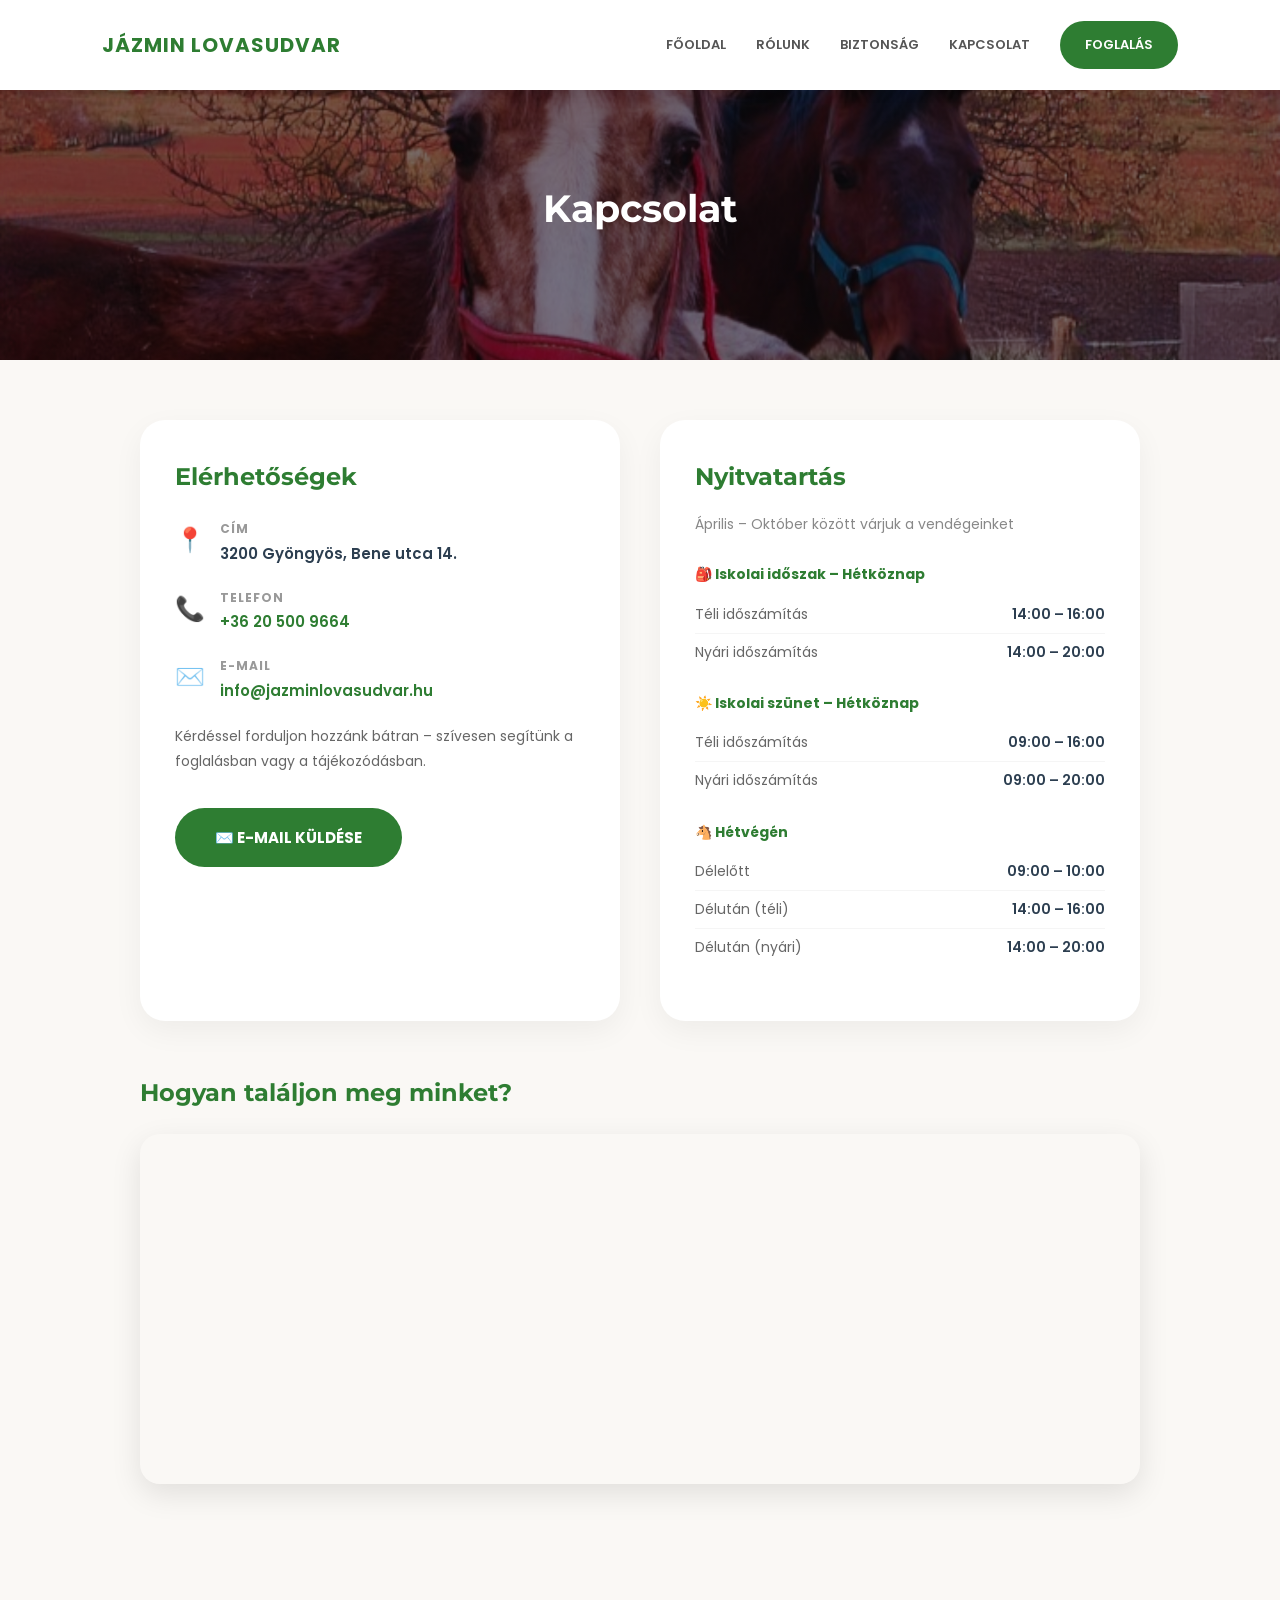
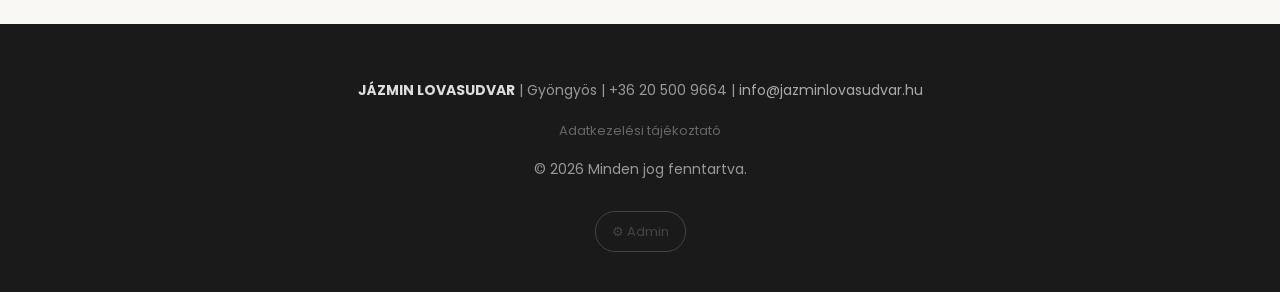
<file: kapcsolat.html>
<!DOCTYPE html>
<html lang="hu">
<head>
    <meta charset="UTF-8">
    <meta name="viewport" content="width=device-width, initial-scale=1.0">
    <title>Kapcsolat - Jázmin Lovasudvar</title>
    <meta name="description" content="Vegye fel velünk a kapcsolatot! Jázmin Lovasudvar, Gyöngyös. Telefon: +36 20 500 9664. Nyitvatartás: április–október.">
    <link href="https://fonts.googleapis.com/css2?family=Montserrat:wght@400;600;700&family=Poppins:wght@300;400;600&display=swap" rel="stylesheet">
    <link rel="icon" type="image/png" sizes="32x32" href="favicon-32.png">
    <link rel="icon" type="image/png" sizes="16x16" href="favicon-16.png">
    <link rel="icon" href="favicon.ico">
    <link rel="apple-touch-icon" sizes="180x180" href="apple-touch-icon.png">
    <style>
        :root { --dark-green: #2e7d32; --accent-gold: #b08d57; --bg-cream: #faf8f5; --white: #ffffff; --text-dark: #2c3e50; }
        body { margin: 0; padding: 0; font-family: 'Poppins', sans-serif; background-color: var(--bg-cream); color: var(--text-dark); line-height: 1.8; overflow-x: hidden; }
        h1, h2, h3 { font-family: 'Montserrat', sans-serif; font-weight: 700; color: var(--dark-green); margin-top: 0; }

        header { background-color: var(--white); height: 90px; display: flex; justify-content: space-between; align-items: center; padding: 0 8%; box-shadow: 0 2px 15px rgba(0,0,0,0.05); position: sticky; top: 0; z-index: 1000; }
        .logo { color: var(--dark-green); font-weight: 700; font-size: 20px; text-decoration: none; letter-spacing: 1px; }
        .nav-links { display: flex; align-items: center; gap: 30px; }
        .nav-links a { text-decoration: none; color: #555; font-size: 13px; font-weight: 600; text-transform: uppercase; transition: 0.3s; }
        .nav-links a:hover { color: var(--dark-green); }
        .btn-foglalas-nav { background-color: var(--dark-green); color: white !important; padding: 12px 25px; border-radius: 50px; }
        .hamburger { display: none; cursor: pointer; flex-direction: column; gap: 5px; border: none; background: none; padding: 10px; }
        .hamburger span { width: 30px; height: 3px; background-color: var(--dark-green); border-radius: 2px; }

        .page-header { background: linear-gradient(rgba(0,0,0,0.5), rgba(0,0,0,0.5)), url('hero.jpg'); background-size: cover; background-position: center; height: 30vh; display: flex; justify-content: center; align-items: center; color: white; text-align: center; }
        .page-header h1 { color: white; font-size: clamp(24px, 4vw, 38px); }

        .container { max-width: 1000px; margin: 0 auto; padding: 60px 5%; }

        .contact-grid { display: grid; grid-template-columns: 1fr 1fr; gap: 40px; margin-bottom: 50px; }

        .contact-card { background: white; padding: 35px; border-radius: 25px; box-shadow: 0 10px 30px rgba(0,0,0,0.05); }
        .contact-item { display: flex; align-items: flex-start; gap: 15px; margin-bottom: 20px; }
        .contact-icon { font-size: 24px; min-width: 30px; }
        .contact-label { font-size: 12px; font-weight: 700; color: #999; text-transform: uppercase; letter-spacing: 1px; }
        .contact-value { font-size: 15px; font-weight: 600; color: var(--text-dark); }
        .contact-value a { color: var(--dark-green); text-decoration: none; }

        /* NYITVATARTÁS */
        .nyit-card { background: white; padding: 35px; border-radius: 25px; box-shadow: 0 10px 30px rgba(0,0,0,0.05); }
        .nyit-card h2 { margin-bottom: 5px; }
        .nyit-subtitle { color: #888; font-size: 14px; margin-bottom: 25px; }
        .nyit-block { margin-bottom: 20px; }
        .nyit-block-title { font-weight: 700; font-size: 14px; color: var(--dark-green); margin-bottom: 8px; }
        .nyit-row { display: flex; justify-content: space-between; font-size: 14px; padding: 6px 0; border-bottom: 1px solid #f5f5f5; }
        .nyit-row:last-child { border-bottom: none; }
        .nyit-row .nap { color: #666; }
        .nyit-row .ido { font-weight: 600; }

        .map-section { margin-top: 50px; }
        .map-section h2 { margin-bottom: 20px; }
        .map-container { border-radius: 20px; overflow: hidden; box-shadow: 0 10px 30px rgba(0,0,0,0.1); margin-bottom: 20px; }
        .map-container iframe { width: 100%; height: 350px; border: none; display: block; }
        .map-btns { display: flex; gap: 15px; flex-wrap: wrap; }
        .btn-map { padding: 14px 25px; border-radius: 50px; text-decoration: none; color: white; font-weight: 600; font-size: 14px; transition: opacity 0.3s; display: inline-flex; align-items: center; gap: 8px; }
        .btn-map:hover { opacity: 0.85; }
        .btn-gmaps { background: #4285f4; }
        .btn-waze { background: #33CCFF; }

        .email-btn { display: inline-block; background: var(--dark-green); color: white; padding: 16px 40px; border-radius: 50px; text-decoration: none; font-weight: 700; font-size: 15px; margin-top: 20px; transition: 0.3s; }
        .email-btn:hover { opacity: 0.9; transform: translateY(-2px); }

        footer { background: #1a1a1a; color: #999; padding: 40px 8%; text-align: center; margin-top: 60px; font-size: 14px; width: 100%; box-sizing: border-box; }
        footer strong { color: #ddd; }

        .sticky-booking-btn { display: none; position: fixed; bottom: 30px; right: 30px; background-color: var(--dark-green); color: white; padding: 12px 25px; border-radius: 50px; text-decoration: none; font-family: 'Montserrat', sans-serif; font-weight: 700; font-size: 14px; box-shadow: 0 10px 25px rgba(0,0,0,0.2); z-index: 2000; align-items: center; gap: 10px; }

        @media (max-width: 768px) {
            .contact-grid { grid-template-columns: 1fr; }
            .map-btns { flex-direction: column; }
            .btn-map { justify-content: center; }
            .hamburger { display: flex; }
            .nav-links { display: none; position: absolute; top: 90px; left: 0; width: 100%; background: white; flex-direction: column; padding: 30px 0; box-shadow: 0 10px 15px rgba(0,0,0,0.1); }
            .nav-links.active { display: flex; }
            header { padding: 0 5%; }
        }
        @media (max-width: 600px) {
            .sticky-booking-btn { display: flex; bottom: 20px; right: 20px; padding: 10px 20px; font-size: 12px; }
        }
    </style>
</head>
<body>

<header>
    <a href="index.html" class="logo">JÁZMIN LOVASUDVAR</a>
    <button class="hamburger" onclick="toggleMenu()" aria-label="Menü">
        <span></span><span></span><span></span>
    </button>
    <nav class="nav-links" id="navLinks">
        <a href="index.html">Főoldal</a>
        <a href="rolunk.html">Rólunk</a>
        <a href="biztonsag.html">Biztonság</a>
        <a href="kapcsolat.html">Kapcsolat</a>
        <a href="foglalas.html" class="btn-foglalas-nav">FOGLALÁS</a>
    </nav>
</header>

<section class="page-header">
    <h1>Kapcsolat</h1>
</section>

<main class="container">

    <div class="contact-grid">
        <!-- Elérhetőségek -->
        <div class="contact-card">
            <h2>Elérhetőségek</h2>

            <div class="contact-item">
                <span class="contact-icon">📍</span>
                <div>
                    <div class="contact-label">Cím</div>
                    <div class="contact-value">3200 Gyöngyös, Bene utca 14.</div>
                </div>
            </div>

            <div class="contact-item">
                <span class="contact-icon">📞</span>
                <div>
                    <div class="contact-label">Telefon</div>
                    <div class="contact-value"><a href="tel:+36205009664">+36 20 500 9664</a></div>
                </div>
            </div>

            <div class="contact-item">
                <span class="contact-icon">✉️</span>
                <div>
                    <div class="contact-label">E-mail</div>
                    <div class="contact-value"><a href="mailto:info@jazminlovasudvar.hu">info@jazminlovasudvar.hu</a></div>
                </div>
            </div>

            <p style="font-size:14px;color:#666;margin-top:20px;">Kérdéssel forduljon hozzánk bátran – szívesen segítünk a foglalásban vagy a tájékozódásban.</p>
            <a href="mailto:info@jazminlovasudvar.hu" class="email-btn">✉️ E-MAIL KÜLDÉSE</a>
        </div>

        <!-- Nyitvatartás -->
        <div class="nyit-card">
            <h2>Nyitvatartás</h2>
            <p class="nyit-subtitle">Április – Október között várjuk a vendégeinket</p>

            <div class="nyit-block">
                <div class="nyit-block-title">🎒 Iskolai időszak – Hétköznap</div>
                <div class="nyit-row"><span class="nap">Téli időszámítás</span><span class="ido">14:00 – 16:00</span></div>
                <div class="nyit-row"><span class="nap">Nyári időszámítás</span><span class="ido">14:00 – 20:00</span></div>
            </div>

            <div class="nyit-block">
                <div class="nyit-block-title">☀️ Iskolai szünet – Hétköznap</div>
                <div class="nyit-row"><span class="nap">Téli időszámítás</span><span class="ido">09:00 – 16:00</span></div>
                <div class="nyit-row"><span class="nap">Nyári időszámítás</span><span class="ido">09:00 – 20:00</span></div>
            </div>

            <div class="nyit-block">
                <div class="nyit-block-title">🐴 Hétvégén</div>
                <div class="nyit-row"><span class="nap">Délelőtt</span><span class="ido">09:00 – 10:00</span></div>
                <div class="nyit-row"><span class="nap">Délután (téli)</span><span class="ido">14:00 – 16:00</span></div>
                <div class="nyit-row"><span class="nap">Délután (nyári)</span><span class="ido">14:00 – 20:00</span></div>
            </div>
        </div>
    </div>

    <!-- Térkép -->
    <div class="map-section">
        <h2>Hogyan találjon meg minket?</h2>
        <div class="map-container">
            <iframe src="https://www.google.com/maps/embed?pb=!1m18!1m12!1m3!1d3207.3264400841513!2d19.937617776730534!3d47.79436597499205!2m3!1f0!2f0!3f0!3m2!1i1024!2i768!4f13.1!3m3!1m2!1s0x47405a22f7006b83%3A0x232026fa27df2921!2zR3nDtm5necO2cywgQmVuZSB1LiAxNCwgMzIwMA!5e1!3m2!1shu!2shu!4v1778432403321!5m2!1shu!2shu" allowfullscreen loading="lazy" referrerpolicy="no-referrer-when-downgrade"></iframe>
        </div>
    </div>

</main>

<footer>
    <p><strong>JÁZMIN LOVASUDVAR</strong> | Gyöngyös | +36 20 500 9664 | <a href="mailto:info@jazminlovasudvar.hu" style="color:#aaa;text-decoration:none;">info@jazminlovasudvar.hu</a></p>
    <p style="margin-top:10px;"><a href="adatkezeles.html" style="color:#666;text-decoration:none;font-size:13px;">Adatkezelési tájékoztató</a></p>
    <p style="margin-top:8px;">© 2026 Minden jog fenntartva.</p>
    <a href="admin.html" style="color:#444;text-decoration:none;font-size:13px;margin-top:15px;display:inline-block;padding:8px 16px;border:1px solid #444;border-radius:20px;">⚙ Admin</a>
</footer>

<a href="foglalas.html" class="sticky-booking-btn">
    <span>🐴</span>
    <span>FOGLALÁS MOST</span>
</a>

<script>
    function toggleMenu() {
        document.getElementById("navLinks").classList.toggle("active");
    }
</script>

</body>
</html>
</file>
